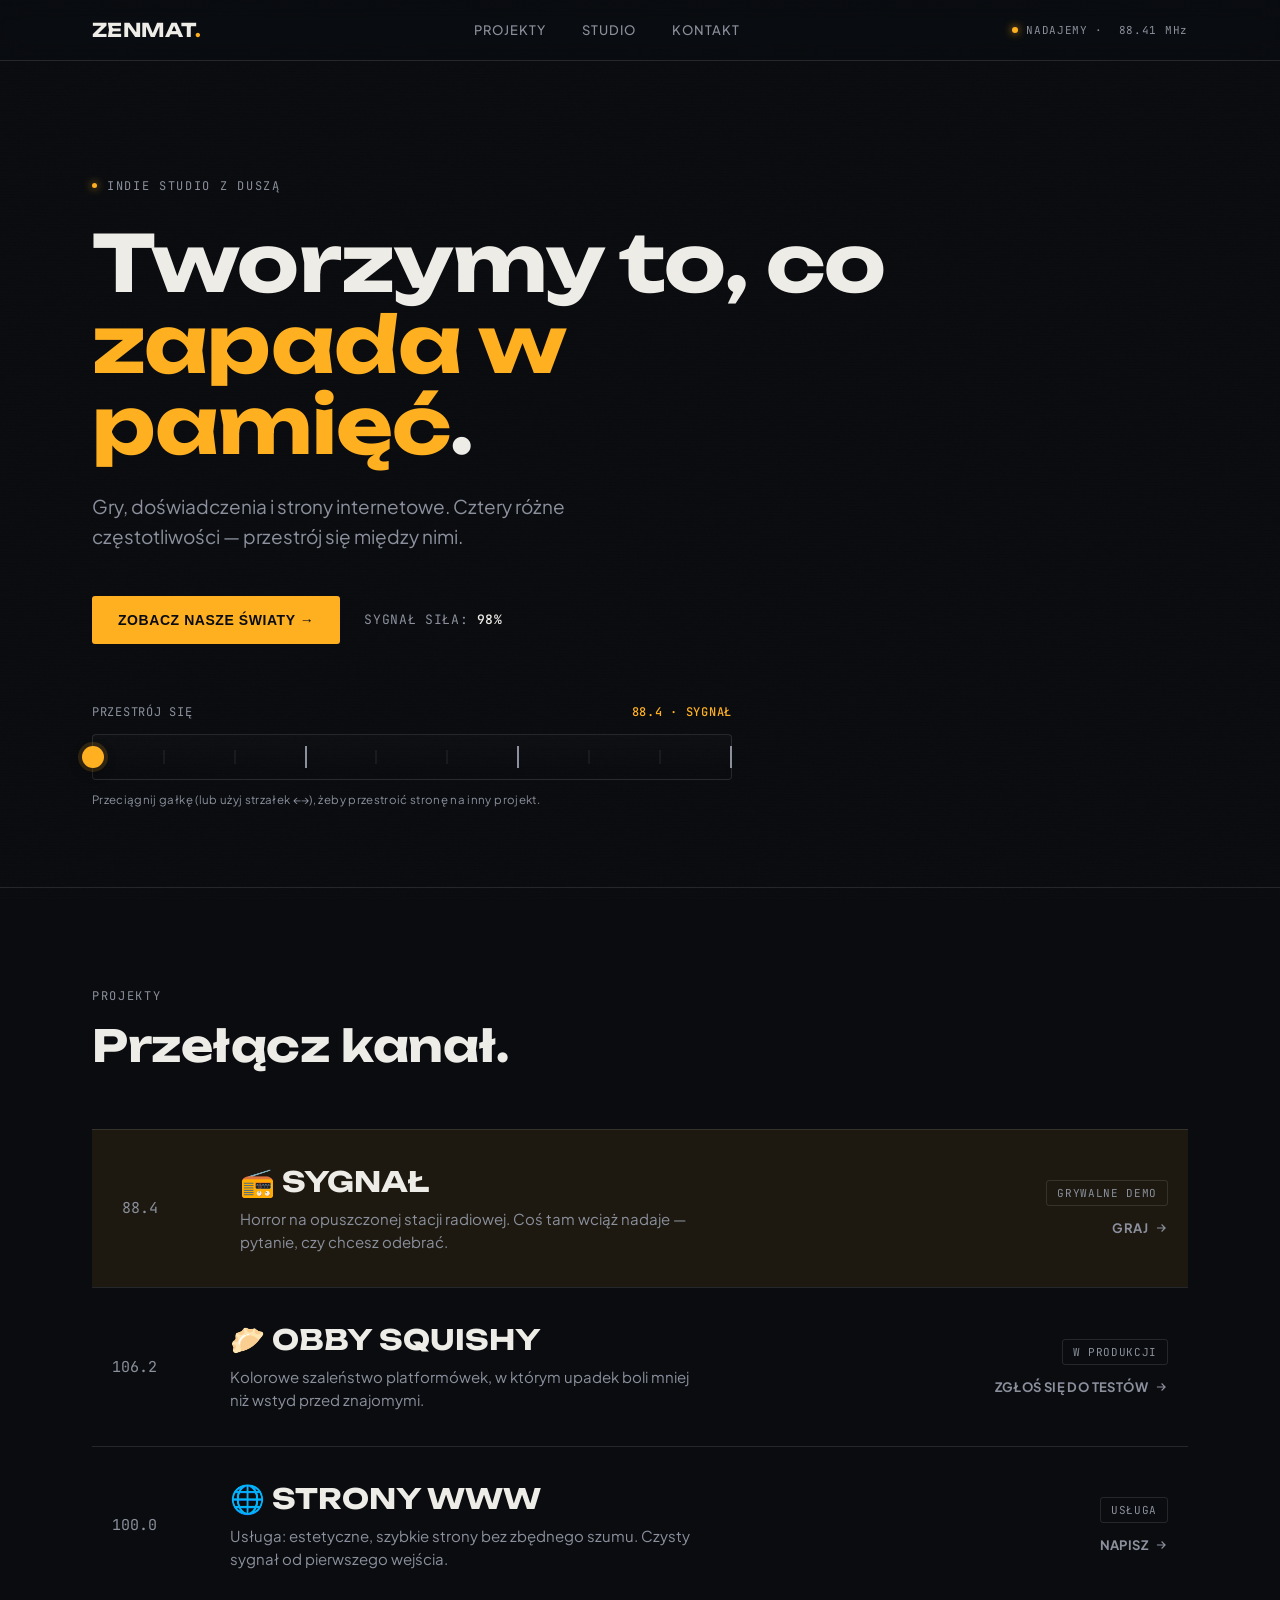
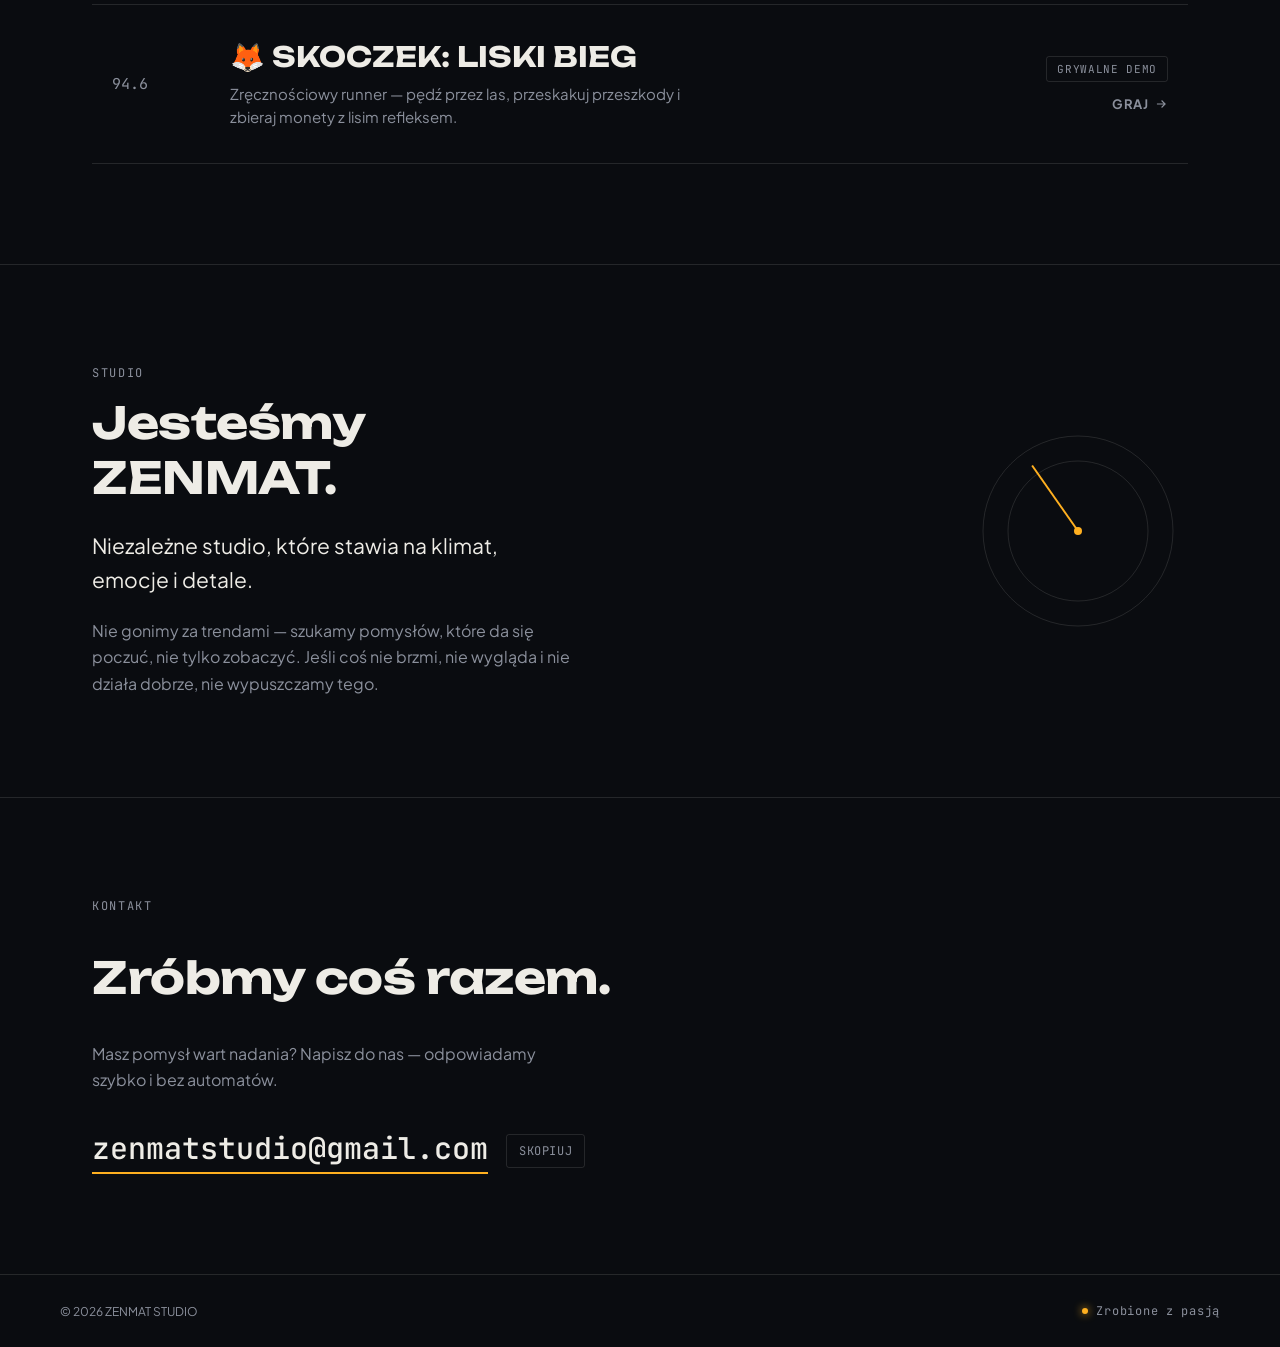
<file: index.html>
<!DOCTYPE html>
<html lang="pl">
<head>
<meta charset="UTF-8">
<meta name="viewport" content="width=device-width, initial-scale=1.0">
<title>ZENMAT STUDIO</title>
<link rel="preconnect" href="https://fonts.googleapis.com">
<link rel="preconnect" href="https://fonts.gstatic.com" crossorigin>
<link href="https://fonts.googleapis.com/css2?family=Unbounded:wght@500;700;900&family=Plus+Jakarta+Sans:ital,wght@0,400;0,500;0,600;0,700;1,500&family=JetBrains+Mono:wght@400;500&display=swap" rel="stylesheet">
<style>
  :root{
    --bg: #0a0c10;
    --ink: #eeece6;
    --ink-dim: #8b909c;
    --line: rgba(238,236,230,0.12);
    --accent: #ffb020;
    --accent-dim: #6b4a1a;
    --accent-rgb: 255,176,32;
  }

  *{ margin:0; padding:0; box-sizing:border-box; }
  html{ scroll-behavior:smooth; }

  body{
    background: var(--bg);
    color: var(--ink);
    font-family: 'Plus Jakarta Sans', sans-serif;
    overflow-x: hidden;
    -webkit-font-smoothing: antialiased;
    cursor: default;
  }

  ::selection{ background: var(--accent); color: #0a0c10; }
  a{ color: inherit; text-decoration: none; }
  :focus-visible{ outline: 2px solid var(--accent); outline-offset: 3px; }
  .mono{ font-family: 'JetBrains Mono', monospace; }
  .wrap{ max-width: 1160px; margin: 0 auto; padding: 0 32px; }

  .noise-layer{
    position: fixed; inset: 0; z-index: 1; pointer-events: none;
    opacity: 0.05; mix-blend-mode: overlay;
  }
  .scanlines{
    position: fixed; inset: 0; z-index: 2; pointer-events: none;
    background: repeating-linear-gradient(to bottom, rgba(0,0,0,0.0) 0px, rgba(0,0,0,0.0) 2px, rgba(0,0,0,0.18) 3px);
    opacity: 0.35;
  }

  /* ===== NAV ===== */
  header{
    position: sticky; top: 0; z-index: 50;
    background: rgba(10,12,16,0.75);
    backdrop-filter: blur(10px);
    border-bottom: 1px solid var(--line);
  }
  .nav{ display:flex; align-items:center; justify-content:space-between; padding: 18px 32px; max-width: 1160px; margin: 0 auto; }
  .brand{ font-family: 'Unbounded', sans-serif; font-weight: 700; font-size: 19px; letter-spacing: 0.02em; }
  .brand .dot{ color: var(--accent); transition: color 0.4s ease; }
  .nav-links{ display:flex; gap: 36px; font-size: 13px; letter-spacing: 0.08em; font-weight: 500; }
  .nav-links a{ color: var(--ink-dim); transition: color 0.2s ease; }
  .nav-links a:hover{ color: var(--ink); }
  .nav-freq{ display:flex; align-items:center; gap:8px; font-size: 11px; color: var(--ink-dim); letter-spacing: 0.06em; }
  .live-dot{
    width:6px; height:6px; border-radius:50%;
    background: var(--accent); box-shadow: 0 0 8px var(--accent);
    animation: pulse 2s ease-in-out infinite; transition: background 0.4s ease, box-shadow 0.4s ease;
  }
  @keyframes pulse{ 0%,100%{ opacity:1; } 50%{ opacity:0.35; } }
  @media (max-width: 720px){ .nav-links{ display:none; } }

  /* ===== HERO ===== */
  .hero{ position: relative; padding: 110px 32px 80px; max-width: 1160px; margin: 0 auto; z-index: 3; }
  .eyebrow{ display:inline-flex; align-items:center; gap:10px; font-size: 12px; letter-spacing: 0.14em; color: var(--ink-dim); margin-bottom: 28px; text-transform: uppercase; }
  .eyebrow .live-dot{ width:5px; height:5px; }

  h1{
    font-family: 'Unbounded', sans-serif; font-weight: 700;
    font-size: clamp(38px, 7vw, 78px); line-height: 1.04; letter-spacing: -0.01em; max-width: 820px;
  }
  h1 .glow{ color: var(--accent); transition: color 0.4s ease; }

  .hero-sub{ margin-top: 26px; font-size: clamp(16px, 2vw, 19px); color: var(--ink-dim); max-width: 480px; line-height: 1.6; }

  .cta-row{ margin-top: 44px; display:flex; align-items:center; gap: 24px; flex-wrap: wrap; }

  /* magnetic interactive button */
  .btn{
    position: relative; display:inline-flex; align-items:center; gap:10px;
    background: var(--accent); color: #0a0c10; font-weight: 700; font-size: 14px;
    letter-spacing: 0.04em; padding: 16px 26px; border-radius: 3px; border: none;
    cursor: pointer; overflow: hidden;
    transition: background 0.4s ease, transform 0.15s ease;
    will-change: transform;
  }
  .btn:hover{ box-shadow: 0 10px 30px rgba(var(--accent-rgb),0.3); }
  .btn .ripple{
    position: absolute; border-radius: 50%;
    background: rgba(10,12,16,0.35);
    transform: scale(0); animation: ripple-anim 0.6s ease-out forwards;
    pointer-events: none;
  }
  @keyframes ripple-anim{ to{ transform: scale(3); opacity: 0; } }

  .freq-readout{ font-size: 13px; color: var(--ink-dim); letter-spacing: 0.05em; }
  .freq-readout .num{ color: var(--ink); font-weight: 500; transition: color 0.4s ease; }

  /* ===== TUNER (signature interactive element) ===== */
  .tuner{ margin-top: 60px; max-width: 640px; }
  .tuner-label{
    display:flex; justify-content: space-between; font-size: 12px;
    color: var(--ink-dim); letter-spacing: 0.06em; margin-bottom: 14px;
  }
  .tuner-label .now{ color: var(--accent); font-weight: 500; transition: color 0.4s ease; }
  .tuner-track{
    position: relative; height: 46px; border: 1px solid var(--line); border-radius: 4px;
    background: linear-gradient(to bottom, rgba(255,255,255,0.02), transparent);
  }
  .tuner-ticks{ position:absolute; inset:0; pointer-events: none; }
  .tuner-tick{ position:absolute; top:50%; transform:translate(-50%,-50%); width:1px; height: 14px; background: var(--line); }
  .tuner-tick.station{ height: 22px; background: var(--ink-dim); width: 2px; }
  .tuner-knob{
    position: absolute; top: 50%; width: 22px; height: 22px; border-radius: 50%;
    background: var(--accent); transform: translate(-50%,-50%);
    cursor: grab; box-shadow: 0 0 0 4px rgba(var(--accent-rgb),0.15), 0 4px 12px rgba(0,0,0,0.4);
    transition: background 0.4s ease, box-shadow 0.2s ease;
    touch-action: none;
  }
  .tuner-knob:active{ cursor: grabbing; box-shadow: 0 0 0 7px rgba(var(--accent-rgb),0.22), 0 4px 12px rgba(0,0,0,0.4); }
  .tuner-hint{ margin-top: 12px; font-size: 11.5px; color: var(--ink-dim); letter-spacing: 0.03em; }

  /* ===== SECTION SHARED ===== */
  section{ position: relative; z-index: 3; padding: 100px 0; border-top: 1px solid var(--line); }
  .section-head{ display:flex; justify-content: space-between; align-items: flex-end; gap: 24px; margin-bottom: 56px; flex-wrap: wrap; }
  h2{ font-family: 'Unbounded', sans-serif; font-weight: 700; font-size: clamp(28px, 4vw, 44px); letter-spacing: -0.01em; }
  .section-eyebrow{ font-size: 12px; letter-spacing: 0.14em; color: var(--ink-dim); text-transform: uppercase; margin-bottom: 14px; }

  /* ===== CHANNELS (Projekty) — whole row is now a real link ===== */
  .channel{
    display: grid; grid-template-columns: 90px 1fr auto; gap: 28px; align-items: center;
    padding: 34px 20px; border-top: 1px solid var(--line);
    cursor: pointer; transition: background 0.35s ease, padding-left 0.25s ease;
    position: relative;
  }
  .channel:last-child{ border-bottom: 1px solid var(--line); }
  .channel.is-tuned{ background: rgba(var(--tone-rgb,255,176,32),0.08); padding-left: 30px; }

  .channel-freq{ font-family: 'JetBrains Mono', monospace; font-size: 15px; color: var(--ink-dim); transition: color 0.3s ease; }
  .channel-main h3{ font-family: 'Unbounded', sans-serif; font-size: clamp(20px, 3vw, 28px); font-weight: 700; display:flex; align-items:center; gap: 12px; margin-bottom: 8px; }
  .channel-main p{ color: var(--ink-dim); font-size: 15px; max-width: 480px; line-height: 1.55; }

  .channel-side{ display:flex; flex-direction: column; align-items: flex-end; gap: 14px; text-align: right; }
  .badge{
    font-family: 'JetBrains Mono', monospace; font-size: 11px; letter-spacing: 0.06em;
    padding: 5px 10px; border: 1px solid var(--line); border-radius: 3px; color: var(--ink-dim); white-space: nowrap;
  }
  .channel-link{
    font-size: 13px; font-weight: 700; letter-spacing: 0.03em; color: var(--ink-dim);
    transition: color 0.3s ease, gap 0.2s ease; display:flex; align-items:center; gap: 6px;
  }
  .channel-link svg{ width:14px; height:14px; transition: transform 0.2s ease; }

  .channel[data-tone="amber"]{ --tone-rgb: 255,176,32; --tone: #ffb020; }
  .channel[data-tone="squishy"]{ --tone-rgb: 255,95,162; --tone: #ff5fa2; }
  .channel[data-tone="web"]{ --tone-rgb: 79,216,216; --tone: #4fd8d8; }
  .channel[data-tone="fox"]{ --tone-rgb: 255,138,91; --tone: #ff8a5b; }

  .channel:hover, .channel:focus-visible{ background: rgba(var(--tone-rgb),0.12); }
  .channel:hover .channel-freq, .channel:hover .channel-link, .channel:hover .badge{ color: var(--tone); }
  .channel:hover .badge{ border-color: var(--tone); }
  .channel:hover .channel-link svg{ transform: translateX(3px); }

  @media (max-width: 640px){
    .channel{ grid-template-columns: 1fr; gap: 14px; }
    .channel-side{ align-items: flex-start; text-align: left; flex-direction: row; }
  }

  /* ===== STUDIO ===== */
  .studio-grid{ display:grid; grid-template-columns: 1fr 1fr; gap: 60px; }
  .studio-text p{ font-size: clamp(17px, 2.2vw, 21px); line-height: 1.65; color: var(--ink); max-width: 480px; }
  .studio-text p + p{ margin-top: 20px; color: var(--ink-dim); font-size: 16px; }

  .dial{ justify-self: end; align-self: center; width: 220px; height: 220px; position: relative; cursor: pointer; }
  .dial svg{ width:100%; height:100%; }
  .dial-ring{ fill: none; stroke: var(--line); stroke-width: 1; }
  .dial-needle{ stroke: var(--accent); stroke-width: 2; transform-origin: 110px 110px; transition: transform 0.15s ease-out, stroke 0.4s ease; }
  @media (max-width: 780px){ .studio-grid{ grid-template-columns: 1fr; } .dial{ justify-self: start; margin-top: 20px; } }

  /* ===== CONTACT ===== */
  .contact-inner{ display:flex; flex-direction: column; align-items: flex-start; gap: 36px; }
  .contact-inner .section-eyebrow{ margin-bottom: 0; }
  .contact-inner h2{ max-width: 620px; }
  .contact-sub{ color: var(--ink-dim); font-size: 16px; max-width: 460px; line-height: 1.6; }
  .email-row{ display:flex; align-items:center; gap: 18px; flex-wrap: wrap; }
  .email-link{
    font-family: 'JetBrains Mono', monospace; font-size: clamp(18px, 3.4vw, 30px); font-weight: 500;
    border-bottom: 2px solid var(--accent); padding-bottom: 4px; transition: color 0.2s ease, border-color 0.4s ease;
  }
  .email-link:hover{ color: var(--accent); }
  .copy-btn{
    font-family: 'JetBrains Mono', monospace; font-size: 12px; letter-spacing: 0.05em; color: var(--ink-dim);
    border: 1px solid var(--line); border-radius: 3px; padding: 8px 12px; background: transparent;
    cursor: pointer; transition: all 0.2s ease;
  }
  .copy-btn:hover{ color: var(--accent); border-color: var(--accent); }

  footer{ border-top: 1px solid var(--line); padding: 28px 32px; }
  .footer-inner{ max-width: 1160px; margin: 0 auto; display:flex; justify-content: space-between; align-items:center; font-size: 12px; color: var(--ink-dim); flex-wrap: wrap; gap: 12px; }
  .footer-live{ display:flex; align-items:center; gap:8px; letter-spacing: 0.06em; }

  @media (prefers-reduced-motion: reduce){ *{ animation: none !important; transition: none !important; } }
</style>
</head>
<body>

<canvas class="noise-layer" id="noise"></canvas>
<div class="scanlines"></div>

<header>
  <div class="nav">
    <div class="brand">ZENMAT<span class="dot" id="brand-dot">.</span></div>
    <nav class="nav-links">
      <a href="#projekty">PROJEKTY</a>
      <a href="#studio">STUDIO</a>
      <a href="#kontakt">KONTAKT</a>
    </nav>
    <div class="nav-freq mono">
      <span class="live-dot" id="nav-dot"></span> NADAJEMY&nbsp;·&nbsp;<span id="nav-freq-num">88.40</span> MHz
    </div>
  </div>
</header>

<main>
  <section class="hero" style="border-top:none; padding-top:110px;">
    <div class="eyebrow mono"><span class="live-dot"></span> INDIE STUDIO Z DUSZĄ</div>
    <h1>Tworzymy to, co <span class="glow" id="glow-word">zapada w pamięć</span>.</h1>
    <p class="hero-sub">Gry, doświadczenia i strony internetowe. Cztery różne częstotliwości — przestrój się między nimi.</p>
    <div class="cta-row">
      <button class="btn" id="cta-btn" data-target="#projekty">ZOBACZ NASZE ŚWIATY →</button>
      <span class="freq-readout mono">SYGNAŁ SIŁA: <span class="num">98%</span></span>
    </div>

    <div class="tuner">
      <div class="tuner-label mono">
        <span>PRZESTRÓJ SIĘ</span>
        <span class="now" id="tuner-now">88.4 · SYGNAŁ</span>
      </div>
      <div class="tuner-track" id="tuner-track">
        <div class="tuner-ticks">
          <div class="tuner-tick station" style="left:0%"></div>
          <div class="tuner-tick" style="left:11.1%"></div>
          <div class="tuner-tick" style="left:22.2%"></div>
          <div class="tuner-tick station" style="left:33.33%"></div>
          <div class="tuner-tick" style="left:44.4%"></div>
          <div class="tuner-tick" style="left:55.5%"></div>
          <div class="tuner-tick station" style="left:66.66%"></div>
          <div class="tuner-tick" style="left:77.7%"></div>
          <div class="tuner-tick" style="left:88.8%"></div>
          <div class="tuner-tick station" style="left:100%"></div>
        </div>
        <div class="tuner-knob" id="tuner-knob" role="slider" aria-label="Przestrajanie kanałów" aria-valuemin="0" aria-valuemax="3" aria-valuenow="0" tabindex="0"></div>
      </div>
      <div class="tuner-hint">Przeciągnij gałkę (lub użyj strzałek ←→), żeby przestroić stronę na inny projekt.</div>
    </div>
  </section>

  <section id="projekty">
    <div class="wrap">
      <div class="section-head">
        <div>
          <div class="section-eyebrow mono">PROJEKTY</div>
          <h2>Przełącz kanał.</h2>
        </div>
      </div>

      <a class="channel" data-tone="amber" data-station="0" data-subject="" href="https://baczynskim.github.io/zenmat-studio/sygnal" target="_blank" rel="noopener">
        <div class="channel-freq">88.4</div>
        <div class="channel-main">
          <h3>📻 SYGNAŁ</h3>
          <p>Horror na opuszczonej stacji radiowej. Coś tam wciąż nadaje — pytanie, czy chcesz odebrać.</p>
        </div>
        <div class="channel-side">
          <span class="badge mono">GRYWALNE DEMO</span>
          <span class="channel-link">GRAJ <svg viewBox="0 0 24 24" fill="none" stroke="currentColor" stroke-width="2"><path d="M5 12h14M13 6l6 6-6 6"/></svg></span>
        </div>
      </a>

      <a class="channel" data-tone="squishy" data-station="1" data-subject="Zapisz mnie do test\u00f3w OBBY SQUISHY" href="mailto:zenmatstudio@gmail.com?subject=Zapisz%20mnie%20do%20test%C3%B3w%20OBBY%20SQUISHY" target="_blank" rel="noopener">
        <div class="channel-freq">106.2</div>
        <div class="channel-main">
          <h3>🥟 OBBY SQUISHY</h3>
          <p>Kolorowe szaleństwo platformówek, w którym upadek boli mniej niż wstyd przed znajomymi.</p>
        </div>
        <div class="channel-side">
          <span class="badge mono">W PRODUKCJI</span>
          <span class="channel-link">ZGŁOŚ SIĘ DO TESTÓW <svg viewBox="0 0 24 24" fill="none" stroke="currentColor" stroke-width="2"><path d="M5 12h14M13 6l6 6-6 6"/></svg></span>
        </div>
      </a>

      <a class="channel" data-tone="web" data-station="2" data-subject="Wycena strony WWW" href="mailto:zenmatstudio@gmail.com?subject=Wycena%20strony%20WWW" target="_blank" rel="noopener">
        <div class="channel-freq">100.0</div>
        <div class="channel-main">
          <h3>🌐 STRONY WWW</h3>
          <p>Usługa: estetyczne, szybkie strony bez zbędnego szumu. Czysty sygnał od pierwszego wejścia.</p>
        </div>
        <div class="channel-side">
          <span class="badge mono">USŁUGA</span>
          <span class="channel-link">NAPISZ <svg viewBox="0 0 24 24" fill="none" stroke="currentColor" stroke-width="2"><path d="M5 12h14M13 6l6 6-6 6"/></svg></span>
        </div>
      </a>

      <a class="channel" data-tone="fox" data-station="3" data-subject="" href="skoczek.html" target="_blank" rel="noopener">
        <div class="channel-freq">94.6</div>
        <div class="channel-main">
          <h3>🦊 SKOCZEK: LISKI BIEG</h3>
          <p>Zręcznościowy runner — pędź przez las, przeskakuj przeszkody i zbieraj monety z lisim refleksem.</p>
        </div>
        <div class="channel-side">
          <span class="badge mono">GRYWALNE DEMO</span>
          <span class="channel-link">GRAJ <svg viewBox="0 0 24 24" fill="none" stroke="currentColor" stroke-width="2"><path d="M5 12h14M13 6l6 6-6 6"/></svg></span>
        </div>
      </a>
    </div>
  </section>

  <section id="studio">
    <div class="wrap studio-grid">
      <div class="studio-text">
        <div class="section-eyebrow mono">STUDIO</div>
        <h2 style="margin-bottom:24px;">Jesteśmy ZENMAT.</h2>
        <p>Niezależne studio, które stawia na klimat, emocje i detale.</p>
        <p>Nie gonimy za trendami — szukamy pomysłów, które da się poczuć, nie tylko zobaczyć. Jeśli coś nie brzmi, nie wygląda i nie działa dobrze, nie wypuszczamy tego.</p>
      </div>
      <div class="dial" id="hero-dial" aria-hidden="true">
        <svg viewBox="0 0 220 220">
          <circle class="dial-ring" cx="110" cy="110" r="95"></circle>
          <circle class="dial-ring" cx="110" cy="110" r="70"></circle>
          <line class="dial-needle" id="dial-needle" x1="110" y1="110" x2="110" y2="30"></line>
          <circle cx="110" cy="110" r="4" fill="#ffb020" id="dial-center"></circle>
        </svg>
      </div>
    </div>
  </section>

  <section id="kontakt">
    <div class="wrap contact-inner">
      <div class="section-eyebrow mono">KONTAKT</div>
      <h2>Zróbmy coś razem.</h2>
      <p class="contact-sub">Masz pomysł wart nadania? Napisz do nas — odpowiadamy szybko i bez automatów.</p>
      <div class="email-row">
        <a class="email-link" href="mailto:zenmatstudio@gmail.com">zenmatstudio@gmail.com</a>
        <button class="copy-btn" id="copy-btn">SKOPIUJ</button>
      </div>
    </div>
  </section>
</main>

<div id="toast" class="mono" style="position:fixed; bottom:24px; left:50%; transform:translateX(-50%) translateY(20px); background:#eeece6; color:#0a0c10; padding:12px 20px; border-radius:4px; font-size:13px; font-weight:500; opacity:0; pointer-events:none; transition:opacity 0.25s ease, transform 0.25s ease; z-index:100; white-space:nowrap;"></div>

<footer>
  <div class="footer-inner">
    <span>© 2026 ZENMAT STUDIO</span>
    <span class="footer-live mono"><span class="live-dot"></span>Zrobione z pasją</span>
  </div>
</footer>

<script>
  const reduceMotion = window.matchMedia('(prefers-reduced-motion: reduce)').matches;

  /* ---------- ambient noise ---------- */
  const canvas = document.getElementById('noise');
  const ctx = canvas.getContext('2d');
  function resize(){ canvas.width = window.innerWidth; canvas.height = window.innerHeight; }
  resize();
  window.addEventListener('resize', resize);
  function drawNoise(){
    const w = canvas.width, h = canvas.height;
    const imgData = ctx.createImageData(w, h);
    const buffer = new Uint32Array(imgData.data.buffer);
    for(let i=0;i<buffer.length;i++){
      const v = (Math.random()*255)|0;
      buffer[i] = (255<<24) | (v<<16) | (v<<8) | v;
    }
    ctx.putImageData(imgData, 0, 0);
  }
  let lastNoise = 0;
  function noiseLoop(t){
    if(!reduceMotion && t - lastNoise > 90){ drawNoise(); lastNoise = t; }
    requestAnimationFrame(noiseLoop);
  }
  if(!reduceMotion){ requestAnimationFrame(noiseLoop); }

  /* ---------- frequency ticker in nav ---------- */
  const freqEl = document.getElementById('nav-freq-num');
  const STATIONS = [
    { freq: '88.4',  name: 'SYGNAŁ',       hex: '#ffb020', rgb: '255,176,32' },
    { freq: '106.2', name: 'OBBY SQUISHY', hex: '#ff5fa2', rgb: '255,95,162' },
    { freq: '100.0', name: 'STRONY WWW',   hex: '#4fd8d8', rgb: '79,216,216' },
    { freq: '94.6',  name: 'SKOCZEK',      hex: '#ff8a5b', rgb: '255,138,91' }
  ];
  setInterval(()=>{
    if(reduceMotion) return;
    const base = parseFloat(freqEl.textContent);
    const jitter = (Math.random()*0.06 - 0.03);
    freqEl.textContent = (parseFloat(freqEl.dataset.base || base) + jitter).toFixed(2);
  }, 1400);

  /* ---------- global accent tuning ---------- */
  const root = document.documentElement;
  function setAccent(hex, rgb){
    root.style.setProperty('--accent', hex);
    root.style.setProperty('--accent-rgb', rgb);
  }

  /* ---------- magnetic + ripple buttons ---------- */
  document.querySelectorAll('.btn').forEach(btn => {
    btn.addEventListener('mousemove', (e) => {
      if(reduceMotion) return;
      const r = btn.getBoundingClientRect();
      const x = e.clientX - r.left - r.width/2;
      const y = e.clientY - r.top - r.height/2;
      btn.style.transform = `translate(${x*0.18}px, ${y*0.3}px)`;
    });
    btn.addEventListener('mouseleave', () => { btn.style.transform = 'translate(0,0)'; });
    btn.addEventListener('click', (e) => {
      const r = btn.getBoundingClientRect();
      const ripple = document.createElement('span');
      ripple.className = 'ripple';
      const size = Math.max(r.width, r.height);
      ripple.style.width = ripple.style.height = size + 'px';
      ripple.style.left = (e.clientX - r.left - size/2) + 'px';
      ripple.style.top = (e.clientY - r.top - size/2) + 'px';
      btn.appendChild(ripple);
      setTimeout(()=> ripple.remove(), 650);
      const target = btn.dataset.target;
      if(target){ document.querySelector(target)?.scrollIntoView({ behavior: reduceMotion ? 'auto' : 'smooth' }); }
    });
  });

  /* ---------- tuner drag logic ---------- */
  const track = document.getElementById('tuner-track');
  const knob = document.getElementById('tuner-knob');
  const tunerNow = document.getElementById('tuner-now');
  const glowWord = document.getElementById('glow-word');
  const brandDot = document.getElementById('brand-dot');
  const navDot = document.getElementById('nav-dot');
  const dialNeedle = document.getElementById('dial-needle');
  const dialCenter = document.getElementById('dial-center');

  let currentStation = 0;
  let dragging = false;

  function stationToPercent(i){ return i / 3; } // 0, 0.33, 0.66, 1

  function applyStation(i, animateKnob){
    currentStation = i;
    const st = STATIONS[i];
    setAccent(st.hex, st.rgb);
    tunerNow.textContent = st.freq + ' · ' + st.name;
    freqEl.textContent = st.freq + '0';
    freqEl.dataset.base = st.freq;
    knob.setAttribute('aria-valuenow', i);
    const pct = stationToPercent(i) * 100;
    if(animateKnob !== false){ knob.style.transition = 'left 0.35s cubic-bezier(.2,.8,.2,1)'; }
    knob.style.left = pct + '%';
    setTimeout(()=>{ knob.style.transition = ''; }, 400);

    document.querySelectorAll('.channel').forEach(c => {
      c.classList.toggle('is-tuned', c.dataset.station == i);
    });

    const angle = -35 + (i/3) * 70;
    dialNeedle.style.transform = `rotate(${angle}deg)`;
    dialNeedle.style.stroke = st.hex;
    dialCenter.setAttribute('fill', st.hex);
  }

  function percentFromEvent(clientX){
    const r = track.getBoundingClientRect();
    let pct = (clientX - r.left) / r.width;
    return Math.min(1, Math.max(0, pct));
  }

  function nearestStation(pct){
    const idx = Math.round(pct * 3);
    return Math.min(3, Math.max(0, idx));
  }

  function startDrag(clientX){
    dragging = true;
    knob.style.transition = '';
  }
  function moveDrag(clientX){
    if(!dragging) return;
    const pct = percentFromEvent(clientX);
    knob.style.left = (pct*100) + '%';
    const idx = nearestStation(pct);
    if(idx !== currentStation){ applyStation(idx, false); }
  }
  function endDrag(){
    if(!dragging) return;
    dragging = false;
    applyStation(currentStation, true);
  }

  knob.addEventListener('mousedown', (e) => { startDrag(e.clientX); e.preventDefault(); });
  window.addEventListener('mousemove', (e) => moveDrag(e.clientX));
  window.addEventListener('mouseup', endDrag);

  knob.addEventListener('touchstart', (e) => startDrag(e.touches[0].clientX), { passive: true });
  window.addEventListener('touchmove', (e) => { if(dragging) moveDrag(e.touches[0].clientX); }, { passive: true });
  window.addEventListener('touchend', endDrag);

  track.addEventListener('click', (e) => {
    if(e.target === knob) return;
    const pct = percentFromEvent(e.clientX);
    applyStation(nearestStation(pct), true);
  });

  knob.addEventListener('keydown', (e) => {
    if(e.key === 'ArrowRight'){ applyStation(Math.min(3, currentStation+1), true); e.preventDefault(); }
    if(e.key === 'ArrowLeft'){ applyStation(Math.max(0, currentStation-1), true); e.preventDefault(); }
  });

  /* clicking a channel's inner CTA also tunes the dial for visual feedback before navigating */
  const toast = document.getElementById('toast');
  function showToast(msg){
    toast.textContent = msg;
    toast.style.opacity = '1';
    toast.style.transform = 'translateX(-50%) translateY(0)';
    clearTimeout(showToast._t);
    showToast._t = setTimeout(()=>{
      toast.style.opacity = '0';
      toast.style.transform = 'translateX(-50%) translateY(20px)';
    }, 3200);
  }

  document.querySelectorAll('.channel').forEach(ch => {
    ch.addEventListener('mouseenter', () => {
      const st = parseInt(ch.dataset.station, 10);
      applyStation(st, true);
    });
    ch.addEventListener('click', async (e) => {
      const isMailLink = ch.getAttribute('href').startsWith('mailto:');
      if(!isMailLink) return; // real link (e.g. playable demo) — let the browser navigate normally
      const subject = ch.dataset.subject || '';
      try{
        await navigator.clipboard.writeText('zenmatstudio@gmail.com');
        showToast('Otwieramy klienta poczty… mail skopiowany: zenmatstudio@gmail.com' + (subject ? ' (temat: ' + subject + ')' : ''));
      }catch(err){
        showToast('Napisz do nas: zenmatstudio@gmail.com');
      }
      // let the default mailto navigation in the new tab proceed as well
    });
  });

  applyStation(0, false);

  /* ---------- copy email ---------- */
  const copyBtn = document.getElementById('copy-btn');
  copyBtn.addEventListener('click', async () => {
    try{
      await navigator.clipboard.writeText('zenmatstudio@gmail.com');
      copyBtn.textContent = 'SKOPIOWANO ✓';
      setTimeout(()=>{ copyBtn.textContent = 'SKOPIUJ'; }, 1800);
    }catch(e){
      copyBtn.textContent = 'ZAZNACZ RĘCZNIE';
      setTimeout(()=>{ copyBtn.textContent = 'SKOPIUJ'; }, 1800);
    }
  });
</script>

</body>
</html>
</file>
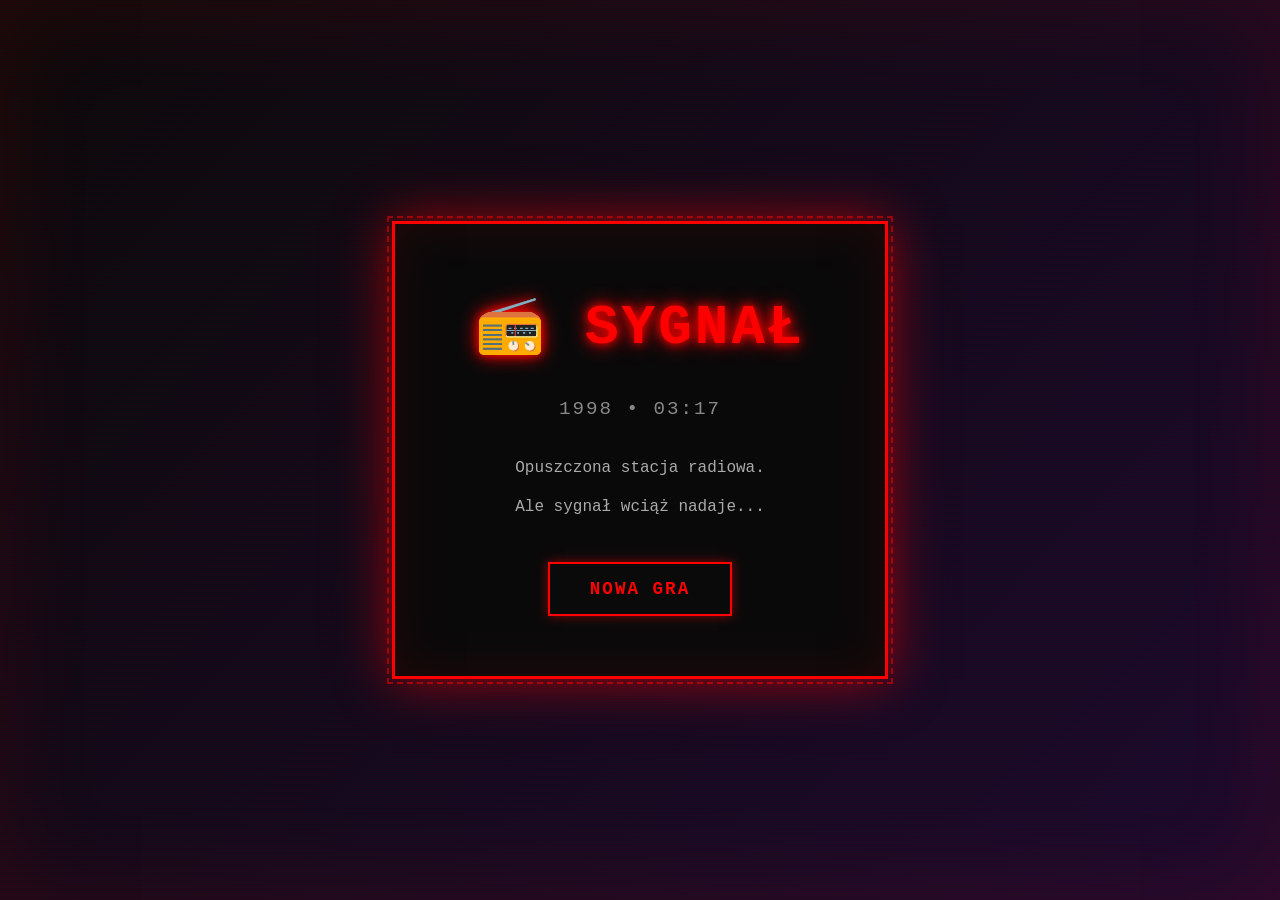
<file: sygnal/index.html>
<!DOCTYPE html>
<html lang="pl">
<head>
    <meta charset="UTF-8">
    <meta name="viewport" content="width=device-width, initial-scale=1.0">
    <title>SYGNAŁ - Gra</title>
    <link rel="stylesheet" href="style.css">
</head>
<body>

<div id="game">

    <!-- MENU GŁÓWNE -->
    <div id="menu" class="screen active">
        <div class="menu-box">
            <h1>📻 SYGNAŁ</h1>
            <p class="subtitle">1998 • 03:17</p>
            <p class="story">Opuszczona stacja radiowa.</p>
            <p class="story">Ale sygnał wciąż nadaje...</p>
            <button id="newGameBtn" class="btn">NOWA GRA</button>
            <div id="continueBtnContainer"></div>
        </div>
    </div>

    <!-- EKRAN GRY -->
    <div id="gameScreen" class="screen">
        <div class="game-content wide">
            <div class="top-bar">
                <h2>STACJA RADIOWA</h2>
                <button id="journalBtn" class="btn small ghost">📓 DZIENNIK</button>
                <button id="muteBtn" class="btn small ghost">🔊</button>
                <button id="backBtn" class="btn small ghost">← WYJDŹ</button>
            </div>

            <div id="inventoryBar" class="inventory-bar"></div>
            <div id="objective" class="objective"></div>

            <div class="canvas-wrap">
                <canvas id="gameCanvas" width="1800" height="1100"></canvas>
                <p id="message" class="message overlay-message"></p>
            </div>

            <div class="hud-hint">
                WASD / Strzałki - Ruch &nbsp;|&nbsp;
                R - Radio &nbsp;|&nbsp; E - Odpowiedz &nbsp;|&nbsp;
                Q - Zniszcz &nbsp;|&nbsp; P - Taśma &nbsp;|&nbsp; F - Panel &nbsp;|&nbsp; H - Schowaj się
            </div>

            <div id="touchControls" class="touch-controls">
                <div class="dpad">
                    <button id="tUp" class="dbtn up">▲</button>
                    <button id="tLeft" class="dbtn left">◀</button>
                    <button id="tRight" class="dbtn right">▶</button>
                    <button id="tDown" class="dbtn down">▼</button>
                </div>
                <div class="actions">
                    <button id="tR" class="abtn">R</button>
                    <button id="tE" class="abtn">E</button>
                    <button id="tQ" class="abtn">Q</button>
                    <button id="tP" class="abtn">P</button>
                    <button id="tF" class="abtn">F</button>
                    <button id="tH" class="abtn">H</button>
                </div>
            </div>
        </div>
    </div>

    <!-- PANEL DŹWIGNI (KOTŁOWNIA) -->
    <div id="leverModal" class="modal">
        <div class="modal-box keypad-box">
            <h2>🔧 PANEL DŹWIGNI</h2>
            <p class="keypad-hint" id="leverHint">Ustaw dźwignie zgodnie z instrukcją.</p>
            <div class="lever-row">
                <button class="lever-btn" data-i="0">⬇ DOL</button>
                <button class="lever-btn" data-i="1">⬇ DOL</button>
                <button class="lever-btn" data-i="2">⬇ DOL</button>
            </div>
            <button id="leverSubmit" class="btn small">ZATWIERDŹ</button>
            <button id="closeLeverBtn" class="btn small ghost">ZAMKNIJ</button>
        </div>
    </div>

    <!-- PANEL GENERATORA (KEYPAD) -->
    <div id="keypadModal" class="modal">
        <div class="modal-box keypad-box">
            <h2>⚡ PANEL GENERATORA</h2>
            <p class="keypad-hint">Wprowadź 3-cyfrowy kod ze znalezionych fragmentów.</p>
            <div id="keypadDisplay" class="keypad-display">_ _ _</div>
            <div class="keypad-grid">
                <button class="kbtn" data-d="1">1</button>
                <button class="kbtn" data-d="2">2</button>
                <button class="kbtn" data-d="3">3</button>
                <button class="kbtn" data-d="4">4</button>
                <button class="kbtn" data-d="5">5</button>
                <button class="kbtn" data-d="6">6</button>
                <button class="kbtn" data-d="7">7</button>
                <button class="kbtn" data-d="8">8</button>
                <button class="kbtn" data-d="9">9</button>
                <button id="kClear" class="kbtn wide">WYCZYŚĆ</button>
                <button class="kbtn" data-d="0">0</button>
                <button id="kSubmit" class="kbtn wide submit">ZATWIERDŹ</button>
            </div>
            <button id="closeKeypadBtn" class="btn small ghost">ZAMKNIJ</button>
        </div>
    </div>

    <!-- GAME OVER: ZŁAPANY -->
    <div id="gameOverScreen" class="screen">
        <div class="ending-box caught-box">
            <h2>ZŁAPANY</h2>
            <p>Coś było szybsze niż myślałeś.</p>
            <p class="red">Ciemność Cię dogoniła.</p>
            <p id="statsGameOver" class="stats-line"></p>
            <button id="retryBtn" class="btn">SPRÓBUJ PONOWNIE</button>
            <button class="btn back-menu">MENU</button>
        </div>
    </div>

    <!-- DZIENNIK (MODAL) -->
    <div id="journalModal" class="modal">
        <div class="modal-box">
            <h2>📓 DZIENNIK</h2>
            <div id="journalEntries" class="journal-entries"></div>
            <button id="closeJournalBtn" class="btn">ZAMKNIJ</button>
        </div>
    </div>

    <!-- ENDING 1: WYŁĄCZENIE -->
    <div id="ending1" class="screen">
        <div class="ending-box">
            <h2>WYŁĄCZENIE</h2>
            <p>Niszczysz nadajnik.</p>
            <p>Sygnał znika.</p>
            <p class="red">Ale w domu radio włącza się samo...</p>
            <p id="statsEnding1" class="stats-line"></p>
            <button class="btn back-menu">MENU</button>
        </div>
    </div>

    <!-- ENDING 2: ODPOWIEDŹ -->
    <div id="ending2" class="screen">
        <div class="ending-box">
            <h2>ODPOWIEDŹ</h2>
            <p>Odpowiadasz na sygnał.</p>
            <p>Cisza.</p>
            <p>"Dziękujemy. Teraz możemy przejść dalej."</p>
            <p class="red">Ekran gaśnie.</p>
            <p id="statsEnding2" class="stats-line"></p>
            <button class="btn back-menu">MENU</button>
        </div>
    </div>

    <!-- ENDING 3: KONTYNUACJA -->
    <div id="ending3" class="screen">
        <div class="ending-box">
            <h2>KONTYNUACJA</h2>
            <p>Zostawiasz nadajnik włączony.</p>
            <p>Kilka dni później...</p>
            <p>Na całym świecie ludzie słyszą ten sam sygnał.</p>
            <p class="red">Coś właśnie się zaczęło.</p>
            <p id="statsEnding3" class="stats-line"></p>
            <button class="btn back-menu">MENU</button>
        </div>
    </div>

    <!-- ENDING 4: PRAWDA (sekretne, prawdziwe zakończenie) -->
    <div id="ending4" class="screen">
        <div class="ending-box true-ending">
            <h2>PRAWDA</h2>
            <p>Składasz wszystko w całość: taśmę, notatki, dziennik.</p>
            <p>To nie był sygnał z zewnątrz.</p>
            <p>To była stacja, próbująca kogoś ostrzec.</p>
            <p class="red">Zbyt późno dla tych, którzy nadawali pierwsi.</p>
            <p class="red">W samą porę dla Ciebie.</p>
            <p id="statsEnding4" class="stats-line"></p>
            <button class="btn back-menu">MENU</button>
        </div>
    </div>

    <!-- ENDING 5: UCIECZKA (po pełnym ukończeniu) -->
    <div id="ending5" class="screen">
        <div class="ending-box true-ending">
            <h2>UCIECZKA</h2>
            <p>Znasz już każdy kąt tej stacji.</p>
            <p>Każdą notatkę, każdy sekret, każdy krok tego, co tu chodzi.</p>
            <p>Otwierasz drzwi ewakuacyjne i wychodzisz w noc.</p>
            <p class="red">Sygnał zostaje za Tobą. Milczący. Czekający na kogoś innego.</p>
            <p id="statsEnding5" class="stats-line"></p>
            <button class="btn back-menu">MENU</button>
        </div>
    </div>

</div>

<script src="game.js"></script>
</body>
</html>
</file>
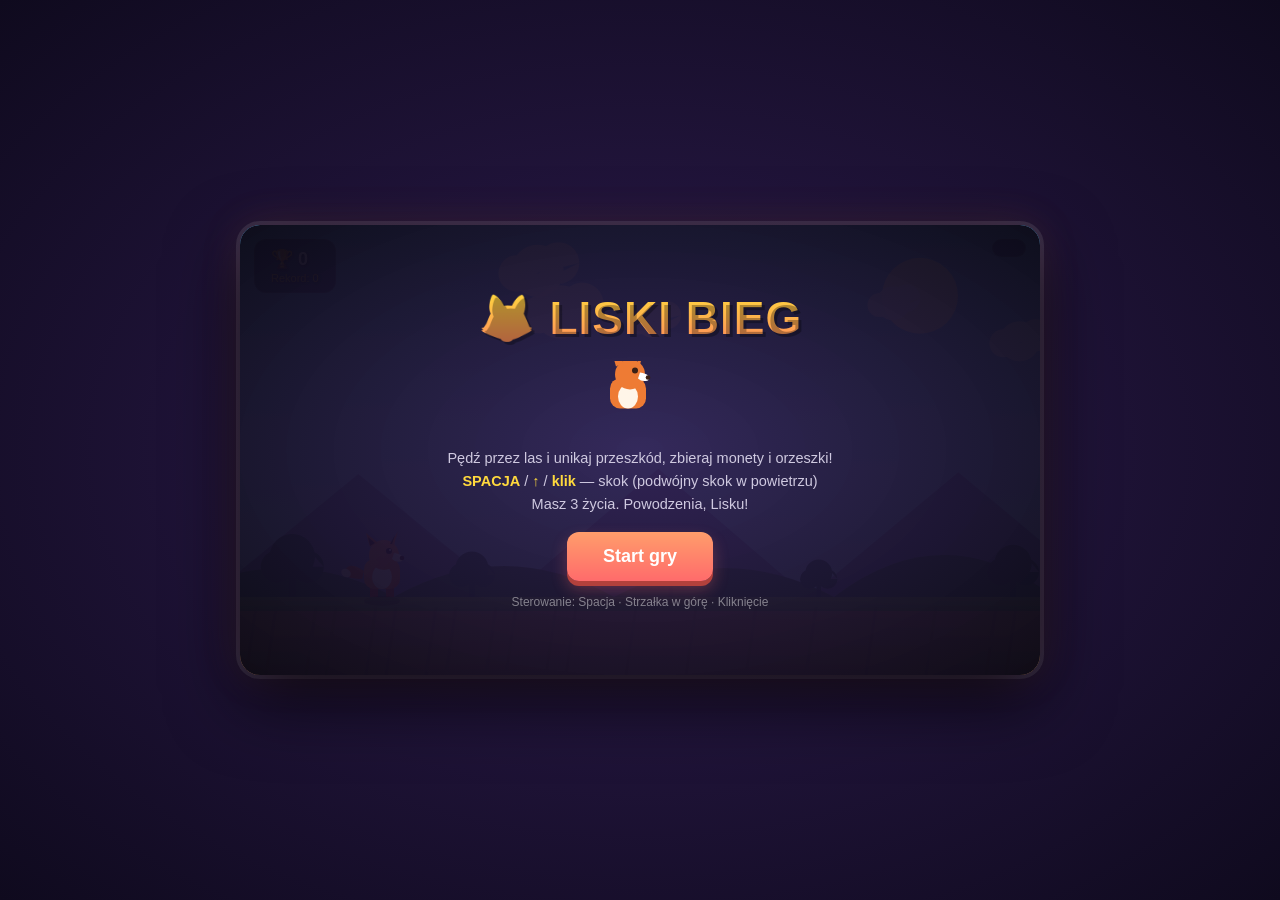
<file: skoczek.html>
<!DOCTYPE html>
<html lang="pl">
<head>
<meta charset="UTF-8">
<title>Liski Bieg - Gra Zręcznościowa</title>
<style>
  * { margin: 0; padding: 0; box-sizing: border-box; }
  body {
    background: radial-gradient(ellipse at center, #2d1b4e 0%, #0f0a1e 100%);
    display: flex;
    flex-direction: column;
    align-items: center;
    justify-content: center;
    min-height: 100vh;
    font-family: 'Trebuchet MS', 'Segoe UI', Arial, sans-serif;
    overflow: hidden;
  }
  #gameContainer {
    position: relative;
    border-radius: 20px;
    overflow: hidden;
    box-shadow: 0 25px 70px rgba(0,0,0,0.7), 0 0 0 4px rgba(255,255,255,0.1), 0 0 40px rgba(255,138,91,0.15);
  }
  canvas { display: block; }
  #ui {
    position: absolute;
    top: 14px;
    left: 14px;
    right: 14px;
    display: flex;
    justify-content: space-between;
    align-items: flex-start;
    pointer-events: none;
  }
  .panel {
    background: rgba(20, 15, 35, 0.55);
    backdrop-filter: blur(4px);
    border: 1px solid rgba(255,255,255,0.15);
    border-radius: 12px;
    padding: 8px 16px;
    color: white;
    font-weight: bold;
    font-size: 18px;
    text-shadow: 1px 1px 3px rgba(0,0,0,0.6);
  }
  #scorePanel { display: flex; flex-direction: column; gap: 2px; }
  #scorePanel small { font-weight: normal; font-size: 11px; color: #ffd93d; opacity: 0.9; }
  #hearts { display: flex; gap: 3px; }
  #comboText {
    position: absolute;
    top: 60px; left: 50%;
    transform: translateX(-50%);
    color: #ffd93d;
    font-size: 22px;
    font-weight: bold;
    text-shadow: 2px 2px 4px rgba(0,0,0,0.7);
    opacity: 0;
    transition: opacity 0.2s;
    pointer-events: none;
  }
  #overlay {
    position: absolute;
    inset: 0;
    background: radial-gradient(ellipse at center, rgba(45,27,78,0.92), rgba(10,8,20,0.97));
    display: flex;
    flex-direction: column;
    align-items: center;
    justify-content: center;
    color: white;
    text-align: center;
    gap: 10px;
  }
  #overlay h1 {
    font-size: 46px;
    background: linear-gradient(180deg, #ffd93d, #ff8a5b);
    -webkit-background-clip: text;
    background-clip: text;
    color: transparent;
    text-shadow: 3px 3px 0 rgba(0,0,0,0.3);
    letter-spacing: 1px;
  }
  #overlay p { font-size: 14.5px; color: #cfc9e0; max-width: 400px; line-height: 1.6; }
  #overlay p b { color: #ffd93d; }
  button {
    margin-top: 6px;
    padding: 14px 36px;
    font-size: 18px;
    font-weight: bold;
    font-family: inherit;
    background: linear-gradient(180deg, #ff9d6b, #ff6b6b);
    color: white;
    border: none;
    border-radius: 12px;
    cursor: pointer;
    box-shadow: 0 5px 0 #b3413c, 0 8px 16px rgba(255,107,107,0.3);
    transition: transform 0.08s;
  }
  button:active { transform: translateY(5px); box-shadow: 0 0 0 #b3413c; }
  .hidden { display: none !important; }
  #hint { color: rgba(255,255,255,0.45); font-size: 12px; margin-top: 4px; }
  #highscoreLine {
    color: #ffd93d;
    font-size: 14px;
    font-weight: bold;
    margin-top: -2px;
  }
  #previewWrap { margin: 6px 0; }
</style>
</head>
<body>
<div id="gameContainer">
  <canvas id="game" width="800" height="450"></canvas>
  <div id="ui">
    <div id="scorePanel" class="panel">
      <div>🏆 <span id="score">0</span></div>
      <small id="bestLine">Rekord: 0</small>
    </div>
    <div class="panel" id="hearts"></div>
  </div>
  <div id="comboText"></div>
  <div id="overlay">
    <h1>🦊 LISKI BIEG</h1>
    <div id="previewWrap"></div>
    <p>Pędź przez las i unikaj przeszkód, zbieraj monety i orzeszki!<br>
    <b>SPACJA</b> / <b>↑</b> / <b>klik</b> — skok (podwójny skok w powietrzu)<br>
    Masz 3 życia. Powodzenia, Lisku!</p>
    <button id="startBtn">Start gry</button>
    <div id="hint">Sterowanie: Spacja · Strzałka w górę · Kliknięcie</div>
  </div>
</div>

<script>
const canvas = document.getElementById('game');
const ctx = canvas.getContext('2d');
const W = canvas.width, H = canvas.height;
const groundY = H - 78;

let gameState = 'menu';
let score = 0;
let lives = 3;
let baseSpeed = 6;
let speed = baseSpeed;
let frame = 0;
let particles = [];
let floatingTexts = [];
let shake = 0;
let combo = 0;
let comboTimer = 0;
let dayPhase = 0; // 0..1 cycles day/night slowly
let best = parseInt(localStorage.getItem('liskiBiegBest') || '0', 10);
document.getElementById('bestLine').textContent = 'Rekord: ' + best;

// ---------- Parallax layers ----------
const stars = [];
for (let i = 0; i < 40; i++) {
  stars.push({ x: Math.random()*W, y: Math.random()*groundY*0.7, r: Math.random()*1.6+0.4, tw: Math.random()*Math.PI*2 });
}
const clouds = [];
for (let i = 0; i < 5; i++) {
  clouds.push({ x: Math.random()*W, y: 30+Math.random()*90, size: 28+Math.random()*28, speed: 0.25+Math.random()*0.35 });
}
const mountainsFar = [];
for (let i = 0; i < 5; i++) mountainsFar.push({ x: i*300, w: 300, h: 90+Math.random()*40 });
const mountainsNear = [];
for (let i = 0; i < 5; i++) mountainsNear.push({ x: i*220, w: 220, h: 55+Math.random()*30 });
const trees = [];
for (let i = 0; i < 8; i++) trees.push({ x: i*180+Math.random()*60, s: 0.7+Math.random()*0.6 });

// ---------- Player: Fox ----------
const player = {
  x: 120, y: groundY - 48, w: 44, h: 48,
  vy: 0, gravity: 0.75, jumpPower: -14,
  grounded: true, jumpsLeft: 2,
  invincible: 0,
  runFrame: 0,
  squash: 1,
  tailPhase: 0,
  earPhase: 0,
  shield: 0
};

let obstacles = [];
let coins = [];
let powerups = [];
let spawnTimer = 0;
let coinTimer = 0;
let powerupTimer = 0;

function resetGame() {
  score = 0; lives = 3; speed = baseSpeed; frame = 0; combo = 0; comboTimer = 0; shake = 0;
  obstacles = []; coins = []; powerups = []; particles = []; floatingTexts = [];
  spawnTimer = 60; coinTimer = 40; powerupTimer = 500;
  player.y = groundY - player.h; player.vy = 0; player.grounded = true;
  player.jumpsLeft = 2; player.invincible = 90; player.shield = 0;
  updateHearts();
  document.getElementById('score').textContent = score;
}

function updateHearts() {
  const el = document.getElementById('hearts');
  el.innerHTML = '';
  for (let i = 0; i < 3; i++) {
    const span = document.createElement('span');
    span.textContent = i < lives ? '❤️' : '🖤';
    span.style.fontSize = '17px';
    el.appendChild(span);
  }
}

function jump() {
  if (gameState !== 'playing') return;
  if (player.jumpsLeft > 0) {
    player.vy = player.jumpPower;
    player.jumpsLeft--;
    player.grounded = false;
    player.squash = 1.35;
    for (let i = 0; i < 8; i++) {
      particles.push({ x: player.x+player.w/2, y: player.y+player.h, vx:(Math.random()-0.5)*4, vy:-Math.random()*2, life:20, color:'#fff', size:3+Math.random()*2 });
    }
  }
}

document.addEventListener('keydown', (e) => {
  if (e.code === 'Space' || e.code === 'ArrowUp') {
    e.preventDefault();
    if (gameState === 'menu' || gameState === 'gameover') startGame();
    else jump();
  }
});
canvas.addEventListener('mousedown', () => { if (gameState === 'playing') jump(); });
document.getElementById('startBtn').addEventListener('click', startGame);

function startGame() {
  gameState = 'playing';
  document.getElementById('overlay').classList.add('hidden');
  resetGame();
}

function spawnObstacle() {
  const types = ['bush', 'log', 'owl'];
  const type = types[Math.floor(Math.random()*(score>150?3:2))];
  if (type === 'owl') obstacles.push({ x:W+20, y:groundY-95-Math.random()*30, w:34, h:26, type, wp:0 });
  else if (type === 'bush') obstacles.push({ x:W+20, y:groundY-38, w:30, h:38, type });
  else obstacles.push({ x:W+20, y:groundY-30, w:40, h:30, type });
}
function spawnCoin() {
  const y = groundY - 40 - Math.random()*95;
  const isNut = Math.random() < 0.25;
  coins.push({ x:W+20, y, r:10, collected:false, phase:Math.random()*Math.PI*2, isNut });
}
function spawnPowerup() {
  const types = ['shield','magnet','x2'];
  const type = types[Math.floor(Math.random()*types.length)];
  powerups.push({ x:W+20, y: groundY-60-Math.random()*60, r:14, type, phase:0, collected:false });
}

function rectsOverlap(a,b){ return a.x<b.x+b.w && a.x+a.w>b.x && a.y<b.y+b.h && a.y+a.h>b.y; }

function hitPlayer() {
  if (player.invincible > 0) return;
  if (player.shield > 0) {
    player.shield = 0;
    player.invincible = 60;
    shake = 8;
    for (let i=0;i<14;i++) particles.push({x:player.x+player.w/2,y:player.y+player.h/2,vx:(Math.random()-0.5)*6,vy:(Math.random()-0.5)*6,life:26,color:'#6ec6ff',size:3+Math.random()*3});
    floatingTexts.push({x:player.x+player.w/2,y:player.y,text:'Tarcza pękła!',life:35,color:'#6ec6ff'});
    return;
  }
  lives--; combo = 0;
  updateHearts();
  player.invincible = 90;
  shake = 12;
  for (let i=0;i<16;i++) particles.push({x:player.x+player.w/2,y:player.y+player.h/2,vx:(Math.random()-0.5)*6,vy:(Math.random()-0.5)*6,life:30,color:'#ff6b6b',size:3+Math.random()*3});
  if (lives <= 0) { gameState = 'gameover'; showGameOver(); }
}

function showGameOver() {
  if (score > best) { best = score; localStorage.setItem('liskiBiegBest', String(best)); }
  const overlay = document.getElementById('overlay');
  const record = score >= best ? '<div style="color:#ffd93d;font-weight:bold;margin-top:2px;">🎉 Nowy rekord!</div>' : '';
  overlay.innerHTML = `
    <h1>💥 KONIEC GRY</h1>
    <p>Twój wynik: <b style="font-size:22px">${score}</b><br>Rekord: <b>${best}</b></p>
    ${record}
    <button id="restartBtn">Zagraj ponownie</button>
  `;
  overlay.classList.remove('hidden');
  document.getElementById('restartBtn').addEventListener('click', startGame);
}

function update() {
  frame++;
  dayPhase = (frame % 3600) / 3600;
  speed = baseSpeed + Math.min(score/50, 6);
  if (shake > 0) shake *= 0.85;
  if (shake < 0.1) shake = 0;

  stars.forEach(s => s.tw += 0.05);
  clouds.forEach(c => { c.x -= c.speed; if (c.x < -60) c.x = W+60; });
  mountainsFar.forEach(m => { m.x -= speed*0.12; if (m.x < -m.w) m.x += mountainsFar.length*m.w; });
  mountainsNear.forEach(m => { m.x -= speed*0.25; if (m.x < -m.w) m.x += mountainsNear.length*m.w; });
  trees.forEach(t => { t.x -= speed*0.55; if (t.x < -40) t.x += 8*180; });

  if (gameState !== 'playing') return;

  player.vy += player.gravity;
  player.y += player.vy;
  if (player.y >= groundY - player.h) {
    player.y = groundY - player.h;
    if (!player.grounded) {
      player.squash = 0.7;
      for (let i=0;i<6;i++) particles.push({x:player.x+player.w/2,y:player.y+player.h,vx:(Math.random()-0.5)*3,vy:-Math.random()*1.5,life:15,color:'#c9975c',size:2+Math.random()*2});
    }
    player.vy = 0; player.grounded = true; player.jumpsLeft = 2;
  }
  player.squash += (1-player.squash)*0.2;
  player.runFrame += 0.28;
  player.tailPhase += 0.15;
  player.earPhase += 0.2;
  if (player.invincible > 0) player.invincible--;
  if (player.shield > 0) player.shield--;
  if (player.magnet > 0) player.magnet--;
  if (player.x2 > 0) player.x2--;

  spawnTimer--;
  if (spawnTimer <= 0) { spawnObstacle(); spawnTimer = Math.max(45-Math.floor(score/20),25)+Math.random()*20; }
  coinTimer--;
  if (coinTimer <= 0) { spawnCoin(); coinTimer = 50+Math.random()*40; }
  powerupTimer--;
  if (powerupTimer <= 0) { spawnPowerup(); powerupTimer = 600+Math.random()*300; }

  obstacles.forEach(o => { o.x -= speed; if (o.type==='owl') o.wp += 0.3; });
  obstacles = obstacles.filter(o => o.x+o.w > -10);

  const playerHitbox = { x:player.x+8, y:player.y+6, w:player.w-16, h:player.h-10 };
  obstacles.forEach(o => { if (rectsOverlap(playerHitbox,o)) hitPlayer(); });

  coins.forEach(c => {
    c.x -= speed; c.phase += 0.1;
    if (!c.collected) {
      let attractRange = player.magnet>0 ? 90 : 26;
      const dx=(player.x+player.w/2)-c.x, dy=(player.y+player.h/2)-(c.y+Math.sin(c.phase)*4);
      const dist = Math.sqrt(dx*dx+dy*dy);
      if (player.magnet>0 && dist < attractRange) { c.x += dx*0.2; c.y += dy*0.2; }
      if (dist < 26) {
        c.collected = true;
        combo++; comboTimer = 60;
        const base = c.isNut ? 25 : 10;
        const mult = player.x2>0 ? 2 : 1;
        const gained = base*mult;
        score += gained;
        document.getElementById('score').textContent = score;
        floatingTexts.push({x:c.x,y:c.y,text:'+'+gained,life:30,color: c.isNut?'#ff9d6b':'#ffd93d'});
        const pcol = c.isNut ? '#ff9d6b' : '#ffd93d';
        for (let i=0;i<10;i++) particles.push({x:c.x,y:c.y,vx:(Math.random()-0.5)*4,vy:-Math.random()*3,life:25,color:pcol,size:2+Math.random()*2});
        if (combo>0 && combo%5===0) {
          const el = document.getElementById('comboText');
          el.textContent = 'Combo x'+combo+'! 🔥';
          el.style.opacity = 1;
          setTimeout(()=>{ el.style.opacity=0; }, 500);
        }
      }
    }
  });
  coins = coins.filter(c => c.x > -20 && !c.collected);

  if (comboTimer>0) comboTimer--; else combo = 0;

  powerups.forEach(p => {
    p.x -= speed; p.phase += 0.08;
    if (!p.collected) {
      const dx=(player.x+player.w/2)-p.x, dy=(player.y+player.h/2)-p.y;
      if (Math.sqrt(dx*dx+dy*dy) < 28) {
        p.collected = true;
        let label = '';
        if (p.type==='shield') { player.shield = 1; label = '🛡️ Tarcza!'; }
        if (p.type==='magnet') { player.magnet = 400; label = '🧲 Magnes!'; }
        if (p.type==='x2') { player.x2 = 400; label = '✨ x2 pkt!'; }
        floatingTexts.push({x:p.x,y:p.y,text:label,life:40,color:'#a78bfa'});
        for (let i=0;i<14;i++) particles.push({x:p.x,y:p.y,vx:(Math.random()-0.5)*5,vy:(Math.random()-0.5)*5,life:30,color:'#a78bfa',size:2+Math.random()*3});
      }
    }
  });
  powerups = powerups.filter(p => p.x > -30 && !p.collected);

  if (frame % 10 === 0) { score += 1; document.getElementById('score').textContent = score; }

  particles.forEach(p => { p.x+=p.vx; p.y+=p.vy; p.vy+=0.15; p.life--; });
  particles = particles.filter(p => p.life>0);
  floatingTexts.forEach(t => { t.y -= 0.5; t.life--; });
  floatingTexts = floatingTexts.filter(t => t.life>0);
}

// ---------- Drawing ----------
function skyColors() {
  // simple day/dusk/night cycle based on dayPhase 0..1
  const p = dayPhase;
  if (p < 0.5) { // day -> dusk
    const t = p/0.5;
    return { top: lerpColor('#6ec6ff','#ff9d6b',t), bottom: lerpColor('#a8e6ff','#ffd18f',t), night:t*0.3 };
  } else {
    const t = (p-0.5)/0.5;
    return { top: lerpColor('#ff9d6b','#1a1a3a',t), bottom: lerpColor('#ffd18f','#2d2d5a',t), night: 0.3+t*0.7 };
  }
}
function lerpColor(a,b,t) {
  const ah=parseInt(a.slice(1),16), bh=parseInt(b.slice(1),16);
  const ar=(ah>>16)&255, ag=(ah>>8)&255, ab=ah&255;
  const br=(bh>>16)&255, bg=(bh>>8)&255, bb=bh&255;
  const r=Math.round(ar+(br-ar)*t), g=Math.round(ag+(bg-ag)*t), bl=Math.round(ab+(bb-ab)*t);
  return `rgb(${r},${g},${bl})`;
}

function drawBackground() {
  const sky = skyColors();
  const grad = ctx.createLinearGradient(0,0,0,H);
  grad.addColorStop(0, sky.top);
  grad.addColorStop(1, sky.bottom);
  ctx.fillStyle = grad;
  ctx.fillRect(0,0,W,H);

  // stars fade in at night
  if (sky.night > 0.15) {
    ctx.save();
    ctx.globalAlpha = Math.min((sky.night-0.15)*1.5,1);
    stars.forEach(s => {
      ctx.fillStyle = 'white';
      ctx.globalAlpha = (0.4+0.6*Math.sin(s.tw)*0.5+0.5) * Math.min((sky.night-0.15)*1.5,1);
      ctx.beginPath(); ctx.arc(s.x,s.y,s.r,0,Math.PI*2); ctx.fill();
    });
    ctx.restore();
  }

  // sun / moon
  const sunX = 680, sunY = 70 + Math.sin(dayPhase*Math.PI*2)*10;
  if (sky.night < 0.6) {
    ctx.fillStyle = 'rgba(255,244,200,0.9)';
    ctx.beginPath(); ctx.arc(sunX,sunY,38,0,Math.PI*2); ctx.fill();
  } else {
    ctx.fillStyle = 'rgba(230,230,255,0.9)';
    ctx.beginPath(); ctx.arc(sunX,sunY,28,0,Math.PI*2); ctx.fill();
    ctx.fillStyle = sky.bottom;
    ctx.beginPath(); ctx.arc(sunX+10,sunY-6,24,0,Math.PI*2); ctx.fill();
  }

  // clouds
  ctx.fillStyle = 'rgba(255,255,255,0.8)';
  clouds.forEach(c => {
    ctx.beginPath();
    ctx.arc(c.x,c.y,c.size*0.5,0,Math.PI*2);
    ctx.arc(c.x+c.size*0.4,c.y-c.size*0.15,c.size*0.4,0,Math.PI*2);
    ctx.arc(c.x-c.size*0.4,c.y+c.size*0.05,c.size*0.35,0,Math.PI*2);
    ctx.fill();
  });

  // far mountains
  ctx.fillStyle = 'rgba(90,70,120,0.5)';
  mountainsFar.forEach(m => {
    ctx.beginPath();
    ctx.moveTo(m.x, groundY);
    ctx.lineTo(m.x+m.w*0.5, groundY-m.h);
    ctx.lineTo(m.x+m.w, groundY);
    ctx.fill();
  });
  // near mountains / hills
  ctx.fillStyle = lerpColor('#3f7d4f','#2c3e6b', sky.night);
  mountainsNear.forEach(m => {
    ctx.beginPath();
    ctx.moveTo(m.x, groundY);
    ctx.quadraticCurveTo(m.x+m.w/2, groundY-m.h, m.x+m.w, groundY);
    ctx.fill();
  });

  // trees silhouettes
  trees.forEach(t => {
    ctx.save();
    ctx.translate(t.x, groundY);
    ctx.scale(t.s, t.s);
    ctx.fillStyle = lerpColor('#2d6a4f','#1b3a5c', sky.night);
    ctx.fillRect(-3, -20, 6, 20);
    ctx.beginPath();
    ctx.arc(0,-32,18,0,Math.PI*2);
    ctx.arc(-12,-24,13,0,Math.PI*2);
    ctx.arc(12,-24,13,0,Math.PI*2);
    ctx.fill();
    ctx.restore();
  });

  // ground
  const groundGrad = ctx.createLinearGradient(0,groundY,0,H);
  groundGrad.addColorStop(0, lerpColor('#8bc34a','#3d4a6b', sky.night));
  groundGrad.addColorStop(0.18, lerpColor('#689f38','#2a3550', sky.night));
  groundGrad.addColorStop(0.18, lerpColor('#c9975c','#4a3d50', sky.night));
  groundGrad.addColorStop(1, lerpColor('#a97c50','#332838', sky.night));
  ctx.fillStyle = groundGrad;
  ctx.fillRect(0,groundY,W,H-groundY);

  ctx.strokeStyle = 'rgba(0,0,0,0.1)';
  ctx.lineWidth = 3;
  for (let i=0;i<20;i++) {
    const x = ((i*60)-(frame*speed)%60+W)%W;
    ctx.beginPath(); ctx.moveTo(x,groundY+10); ctx.lineTo(x-10,H); ctx.stroke();
  }
}

function drawFox() {
  if (player.invincible>0 && Math.floor(player.invincible/5)%2===0) return;
  const px=player.x, py=player.y;
  ctx.save();
  ctx.translate(px+player.w/2, py+player.h);
  ctx.scale(1/player.squash, player.squash);
  ctx.translate(-player.w/2, -player.h);

  // shield glow
  if (player.shield>0) {
    ctx.save();
    ctx.globalAlpha = 0.35+Math.sin(frame*0.2)*0.1;
    ctx.strokeStyle = '#6ec6ff';
    ctx.lineWidth = 4;
    ctx.beginPath();
    ctx.arc(player.w/2, player.h/2-6, 32, 0, Math.PI*2);
    ctx.stroke();
    ctx.restore();
  }

  // tail
  const tailWag = Math.sin(player.tailPhase)*10;
  ctx.fillStyle = '#e8703a';
  ctx.beginPath();
  ctx.moveTo(4, 22);
  ctx.quadraticCurveTo(-14+tailWag*0.3, 10+tailWag, -16+tailWag*0.5, 26+tailWag*0.4);
  ctx.quadraticCurveTo(-10, 30, 2, 30);
  ctx.fill();
  ctx.fillStyle = '#fff5e8';
  ctx.beginPath();
  ctx.ellipse(-14+tailWag*0.5, 24+tailWag*0.4, 5, 4, 0.5, 0, Math.PI*2);
  ctx.fill();

  // legs
  ctx.fillStyle = '#c65a2e';
  const legOffset = player.grounded ? Math.sin(player.runFrame)*9 : 0;
  ctx.fillRect(10, 36, 8, 12-Math.max(0,legOffset));
  ctx.fillRect(26, 36, 8, 12-Math.max(0,-legOffset));

  // body
  const bodyGrad = ctx.createLinearGradient(4,8,38,40);
  bodyGrad.addColorStop(0, '#ff9d5c');
  bodyGrad.addColorStop(1, '#ee7b34');
  ctx.fillStyle = bodyGrad;
  ctx.beginPath();
  ctx.roundRect(4, 10, 36, 30, 10);
  ctx.fill();

  // belly patch
  ctx.fillStyle = '#fff5e8';
  ctx.beginPath();
  ctx.ellipse(22, 28, 10, 12, 0, 0, Math.PI*2);
  ctx.fill();

  // head
  ctx.fillStyle = bodyGrad;
  ctx.beginPath();
  ctx.arc(24, 6, 15, 0, Math.PI*2);
  ctx.fill();

  // ears
  const earFlap = Math.sin(player.earPhase)*2;
  ctx.fillStyle = '#ee7b34';
  ctx.beginPath();
  ctx.moveTo(10, -2+earFlap);
  ctx.lineTo(6, -16+earFlap);
  ctx.lineTo(18, -6);
  ctx.fill();
  ctx.beginPath();
  ctx.moveTo(30, -4-earFlap);
  ctx.lineTo(38, -18-earFlap);
  ctx.lineTo(34, -4);
  ctx.fill();
  ctx.fillStyle = '#3a2016';
  ctx.beginPath(); ctx.moveTo(10,-3+earFlap); ctx.lineTo(8,-12+earFlap); ctx.lineTo(15,-6); ctx.fill();
  ctx.beginPath(); ctx.moveTo(30,-5-earFlap); ctx.lineTo(35,-14-earFlap); ctx.lineTo(32,-5); ctx.fill();

  // snout
  ctx.fillStyle = '#fff5e8';
  ctx.beginPath();
  ctx.moveTo(34, 4);
  ctx.quadraticCurveTo(46, 6, 42, 12);
  ctx.quadraticCurveTo(36, 14, 32, 10);
  ctx.fill();
  ctx.fillStyle = '#3a2016';
  ctx.beginPath(); ctx.arc(42, 9, 2.3, 0, Math.PI*2); ctx.fill();

  // eye
  ctx.fillStyle = '#3a2016';
  ctx.beginPath(); ctx.arc(29, 2, 3, 0, Math.PI*2); ctx.fill();
  ctx.fillStyle = 'white';
  ctx.beginPath(); ctx.arc(30, 1, 1, 0, Math.PI*2); ctx.fill();

  // cheek blush
  ctx.fillStyle = 'rgba(255,138,91,0.4)';
  ctx.beginPath(); ctx.ellipse(20, 10, 3.5, 2.5, 0, 0, Math.PI*2); ctx.fill();

  ctx.restore();

  // shadow
  ctx.save();
  ctx.globalAlpha = 0.25;
  ctx.fillStyle = '#000';
  const shadowScale = 1 - (groundY - (py+player.h)) / 200;
  ctx.beginPath();
  ctx.ellipse(px+player.w/2, groundY+4, 18*Math.max(shadowScale,0.4), 5*Math.max(shadowScale,0.4), 0, 0, Math.PI*2);
  ctx.fill();
  ctx.restore();
}

function drawObstacles() {
  obstacles.forEach(o => {
    if (o.type === 'bush') {
      ctx.fillStyle = '#2d6a4f';
      ctx.beginPath();
      ctx.arc(o.x+o.w/2, o.y+18, 16, 0, Math.PI*2);
      ctx.arc(o.x+o.w/2-10, o.y+24, 12, 0, Math.PI*2);
      ctx.arc(o.x+o.w/2+10, o.y+24, 12, 0, Math.PI*2);
      ctx.fill();
      ctx.fillStyle = '#3d8f68';
      ctx.beginPath(); ctx.arc(o.x+o.w/2-4, o.y+14, 7, 0, Math.PI*2); ctx.fill();
      ctx.fillStyle = '#e63946';
      for (let i=0;i<3;i++) { ctx.beginPath(); ctx.arc(o.x+6+i*8, o.y+22+((i%2)*6), 2.2, 0, Math.PI*2); ctx.fill(); }
    } else if (o.type === 'log') {
      const grad = ctx.createLinearGradient(o.x,o.y,o.x,o.y+o.h);
      grad.addColorStop(0,'#8b5a2b'); grad.addColorStop(1,'#5c3a1a');
      ctx.fillStyle = grad;
      ctx.beginPath(); ctx.roundRect(o.x,o.y,o.w,o.h,6); ctx.fill();
      ctx.fillStyle = '#d4a373';
      ctx.beginPath(); ctx.ellipse(o.x+4,o.y+o.h/2,4,o.h/2-3,0,0,Math.PI*2); ctx.fill();
      ctx.beginPath(); ctx.ellipse(o.x+o.w-4,o.y+o.h/2,4,o.h/2-3,0,0,Math.PI*2); ctx.fill();
      ctx.strokeStyle = 'rgba(0,0,0,0.2)'; ctx.lineWidth=1.5;
      for (let i=1;i<3;i++){ ctx.beginPath(); ctx.moveTo(o.x+8,o.y+i*o.h/3); ctx.lineTo(o.x+o.w-8,o.y+i*o.h/3); ctx.stroke(); }
    } else if (o.type === 'owl') {
      const wing = Math.sin(o.wp)*10;
      ctx.fillStyle = '#7c5c42';
      ctx.beginPath(); ctx.ellipse(o.x+o.w/2,o.y+o.h/2,15,10,0,0,Math.PI*2); ctx.fill();
      ctx.fillStyle = '#5c4530';
      ctx.beginPath();
      ctx.ellipse(o.x+o.w/2-14,o.y+o.h/2-wing*0.5,10,5,-0.3,0,Math.PI*2); ctx.fill();
      ctx.beginPath();
      ctx.ellipse(o.x+o.w/2+14,o.y+o.h/2+wing*0.5,10,5,0.3,0,Math.PI*2); ctx.fill();
      ctx.fillStyle = 'white';
      ctx.beginPath(); ctx.arc(o.x+o.w/2+5,o.y+o.h/2-3,4,0,Math.PI*2); ctx.arc(o.x+o.w/2-3,o.y+o.h/2-3,4,0,Math.PI*2); ctx.fill();
      ctx.fillStyle = '#2a1f14';
      ctx.beginPath(); ctx.arc(o.x+o.w/2+6,o.y+o.h/2-3,2,0,Math.PI*2); ctx.arc(o.x+o.w/2-2,o.y+o.h/2-3,2,0,Math.PI*2); ctx.fill();
      ctx.fillStyle = '#f39c12';
      ctx.beginPath(); ctx.moveTo(o.x+o.w/2+1,o.y+o.h/2); ctx.lineTo(o.x+o.w/2+5,o.y+o.h/2+3); ctx.lineTo(o.x+o.w/2+1,o.y+o.h/2+4); ctx.fill();
    }
  });
}

function drawCoins() {
  coins.forEach(c => {
    if (c.collected) return;
    const y = c.y + Math.sin(c.phase)*4;
    ctx.save();
    ctx.translate(c.x,y);
    const squeeze = Math.abs(Math.cos(c.phase*1.5));
    ctx.scale(squeeze,1);
    if (c.isNut) {
      ctx.fillStyle = '#a5682f';
      ctx.beginPath(); ctx.ellipse(0,0,9,11,0,0,Math.PI*2); ctx.fill();
      ctx.fillStyle = '#7d4d22';
      ctx.beginPath(); ctx.moveTo(-4,-8); ctx.lineTo(0,-13); ctx.lineTo(4,-8); ctx.fill();
      ctx.strokeStyle = 'rgba(0,0,0,0.2)'; ctx.lineWidth=1;
      ctx.beginPath(); ctx.moveTo(0,-6); ctx.lineTo(0,9); ctx.stroke();
    } else {
      const grad = ctx.createRadialGradient(0,0,0,0,0,10);
      grad.addColorStop(0,'#fff5cc'); grad.addColorStop(0.6,'#ffd93d'); grad.addColorStop(1,'#e6b800');
      ctx.fillStyle = grad;
      ctx.beginPath(); ctx.arc(0,0,10,0,Math.PI*2); ctx.fill();
      ctx.strokeStyle = '#c99700'; ctx.lineWidth=1.5; ctx.stroke();
      ctx.fillStyle = 'rgba(255,255,255,0.6)';
      ctx.beginPath(); ctx.arc(-3,-3,2.5,0,Math.PI*2); ctx.fill();
    }
    ctx.restore();
  });
}

function drawPowerups() {
  powerups.forEach(p => {
    if (p.collected) return;
    const y = p.y + Math.sin(p.phase*2)*5;
    ctx.save();
    ctx.translate(p.x,y);
    ctx.globalAlpha = 0.25;
    ctx.fillStyle = p.type==='shield'?'#6ec6ff':p.type==='magnet'?'#ff6b9d':'#ffd93d';
    ctx.beginPath(); ctx.arc(0,0,20,0,Math.PI*2); ctx.fill();
    ctx.globalAlpha = 1;
    ctx.fillStyle = 'white';
    ctx.beginPath(); ctx.arc(0,0,14,0,Math.PI*2); ctx.fill();
    ctx.font = '16px Arial';
    ctx.textAlign = 'center'; ctx.textBaseline = 'middle';
    const icon = p.type==='shield'?'🛡️':p.type==='magnet'?'🧲':'✨';
    ctx.fillText(icon, 0, 1);
    ctx.restore();
  });
}

function drawParticles() {
  particles.forEach(p => {
    ctx.globalAlpha = Math.max(p.life/25,0);
    ctx.fillStyle = p.color;
    ctx.beginPath(); ctx.arc(p.x,p.y,p.size,0,Math.PI*2); ctx.fill();
  });
  ctx.globalAlpha = 1;
}

function drawFloatingTexts() {
  floatingTexts.forEach(t => {
    ctx.globalAlpha = Math.max(t.life/30,0);
    ctx.fillStyle = t.color || '#ffd93d';
    ctx.font = 'bold 15px Trebuchet MS';
    ctx.textAlign = 'center';
    ctx.strokeStyle = 'rgba(0,0,0,0.4)'; ctx.lineWidth = 3;
    ctx.strokeText(t.text, t.x, t.y);
    ctx.fillText(t.text, t.x, t.y);
  });
  ctx.globalAlpha = 1;
}

function drawStatusIcons() {
  let x = 20, y = H - 24;
  ctx.font = '16px Arial'; ctx.textAlign='left'; ctx.textBaseline='middle';
  if (player.shield > 0) { ctx.fillText('🛡️', x, y); x += 26; }
  if (player.magnet > 0) { ctx.fillText('🧲', x, y); x += 26; }
  if (player.x2 > 0) { ctx.fillText('✨x2', x, y); x += 40; }
}

function draw() {
  ctx.save();
  if (shake > 0.2) {
    ctx.translate((Math.random()-0.5)*shake, (Math.random()-0.5)*shake);
  }
  drawBackground();
  drawPowerups();
  drawCoins();
  drawObstacles();
  drawFox();
  drawParticles();
  drawFloatingTexts();
  if (gameState === 'playing') drawStatusIcons();
  ctx.restore();
}

function loop() {
  update();
  draw();
  requestAnimationFrame(loop);
}

// preview fox on menu (mini idle animation)
function drawMenuPreview() {
  const pc = document.getElementById('previewWrap');
  const c2 = document.createElement('canvas');
  c2.width = 80; c2.height = 70;
  pc.innerHTML = ''; pc.appendChild(c2);
  const cctx = c2.getContext('2d');
  let t = 0;
  function animate() {
    t += 0.06;
    cctx.clearRect(0,0,80,70);
    cctx.save();
    cctx.translate(6, 6 + Math.sin(t)*3);
    // simple static fox icon reuse
    cctx.fillStyle = '#ee7b34';
    cctx.beginPath(); cctx.roundRect(4,10,36,30,10); cctx.fill();
    cctx.fillStyle = '#fff5e8';
    cctx.beginPath(); cctx.ellipse(22,28,10,12,0,0,Math.PI*2); cctx.fill();
    cctx.fillStyle = '#ee7b34';
    cctx.beginPath(); cctx.arc(24,6,15,0,Math.PI*2); cctx.fill();
    cctx.fillStyle = '#ee7b34';
    cctx.beginPath(); cctx.moveTo(10,-2); cctx.lineTo(6,-16); cctx.lineTo(18,-6); cctx.fill();
    cctx.beginPath(); cctx.moveTo(30,-4); cctx.lineTo(38,-18); cctx.lineTo(34,-4); cctx.fill();
    cctx.fillStyle = 'white';
    cctx.beginPath();
    cctx.moveTo(34,4); cctx.quadraticCurveTo(46,6,42,12); cctx.quadraticCurveTo(36,14,32,10); cctx.fill();
    cctx.fillStyle = '#3a2016';
    cctx.beginPath(); cctx.arc(42,9,2.3,0,Math.PI*2); cctx.fill();
    cctx.beginPath(); cctx.arc(29,2,3,0,Math.PI*2); cctx.fill();
    cctx.restore();
    if (gameState === 'menu' || gameState === 'gameover') requestAnimationFrame(animate);
  }
  animate();
}
drawMenuPreview();

loop();
</script>
</body>
</html>
</file>
<file: sygnal/style.css>
* {
    margin: 0;
    padding: 0;
    box-sizing: border-box;
}

html, body {
    width: 100%;
    height: 100%;
}

body {
    background: #0a0a0a;
    color: #00ff00;
    font-family: 'Courier New', monospace;
    display: flex;
    justify-content: center;
    align-items: center;
    overflow: hidden;
    line-height: 1.6;
}

#game {
    width: 100vw;
    height: 100vh;
    position: relative;
    background: linear-gradient(135deg, #0a0a0a 0%, #1a0a2e 100%);
    box-shadow: inset 0 0 100px rgba(255, 0, 0, 0.1);
    overflow-y: auto;
}

/* SCANLINES EFFECT */
#game::before {
    content: '';
    position: fixed;
    top: 0;
    left: 0;
    width: 100%;
    height: 100%;
    background: repeating-linear-gradient(
        0deg,
        rgba(255, 0, 0, 0.03) 0px,
        rgba(255, 0, 0, 0.03) 1px,
        transparent 1px,
        transparent 2px
    );
    pointer-events: none;
    z-index: 10;
}

/* GLITCH FLICKER OVERLAY - toggled by JS occasionally */
#game.flicker::after {
    content: '';
    position: fixed;
    top: 0;
    left: 0;
    width: 100%;
    height: 100%;
    background: rgba(255, 0, 0, 0.06);
    pointer-events: none;
    z-index: 11;
}

.screen {
    display: none;
    width: 100%;
    min-height: 100%;
    justify-content: center;
    align-items: center;
    flex-direction: column;
    text-align: center;
    padding: 40px;
    animation: fadeIn 0.5s ease-in;
}

.screen.active {
    display: flex;
}

@keyframes fadeIn {
    from { opacity: 0; }
    to { opacity: 1; }
}

/* MENU */
.menu-box, .ending-box {
    background: rgba(10, 10, 10, 0.95);
    border: 3px solid #ff0000;
    padding: 60px 80px;
    max-width: 600px;
    box-shadow: 0 0 50px rgba(255, 0, 0, 0.6),
                inset 0 0 50px rgba(255, 0, 0, 0.1);
    position: relative;
    z-index: 100;
}

.menu-box::before, .ending-box::before {
    content: '';
    position: absolute;
    top: -8px;
    left: -8px;
    right: -8px;
    bottom: -8px;
    border: 2px dashed #ff0000;
    opacity: 0.5;
    pointer-events: none;
}

.ending-box.true-ending {
    border-color: #00ff00;
    box-shadow: 0 0 50px rgba(0, 255, 0, 0.6),
                inset 0 0 50px rgba(0, 255, 0, 0.1);
}

.ending-box.true-ending::before {
    border-color: #00ff00;
}

.ending-box.true-ending h2 {
    color: #00ff00 !important;
    text-shadow: 0 0 10px #00ff00, 0 0 20px #00ff00 !important;
}

.menu-box h1, .ending-box h2 {
    font-size: 3.5em;
    color: #ff0000;
    text-shadow: 0 0 10px #ff0000, 0 0 20px #ff0000;
    margin-bottom: 20px;
    letter-spacing: 3px;
    font-weight: bold;
}

.subtitle {
    color: #888;
    font-size: 1.2em;
    margin-bottom: 30px;
    letter-spacing: 2px;
    text-transform: uppercase;
}

.story {
    color: #aaa;
    font-size: 1em;
    margin: 10px 0;
    line-height: 1.8;
}

.ending-box p {
    margin: 15px 0;
    font-size: 1.1em;
    color: #aaa;
}

.ending-box p.red {
    color: #ff6b6b;
    text-shadow: 0 0 5px #ff6b6b;
}

/* BUTTONY */
.btn {
    margin-top: 30px;
    padding: 15px 40px;
    border: 2px solid #ff0000;
    background: #0a0a0a;
    color: #ff0000;
    font-family: 'Courier New', monospace;
    font-size: 1.1em;
    cursor: pointer;
    transition: all 0.3s;
    text-transform: uppercase;
    letter-spacing: 2px;
    font-weight: bold;
    box-shadow: 0 0 10px rgba(255, 0, 0, 0.5);
}

.btn:hover {
    background: #ff0000;
    color: #0a0a0a;
    box-shadow: 0 0 30px rgba(255, 0, 0, 1);
    transform: scale(1.1);
}

.btn.small {
    margin: 8px;
    padding: 10px 20px;
    font-size: 0.9em;
}

.btn.ghost {
    background: transparent;
    border-color: #666;
    color: #aaa;
    box-shadow: none;
}

.btn.ghost:hover {
    background: #ff0000;
    color: #0a0a0a;
    border-color: #ff0000;
}

.btn.back {
    margin-top: 20px;
    padding: 12px 30px;
}

.btn:disabled {
    opacity: 0.35;
    cursor: not-allowed;
    filter: grayscale(1);
}

.btn:disabled:hover {
    background: #0a0a0a;
    color: #ff0000;
    box-shadow: 0 0 10px rgba(255, 0, 0, 0.5);
    transform: none;
}

/* GAME SCREEN */
.game-content {
    max-width: 800px;
    width: 100%;
}

.game-content.wide {
    max-width: 940px;
}

.canvas-wrap {
    position: relative;
    display: flex;
    justify-content: center;
    margin: 15px auto;
}

#gameCanvas {
    background: #050505;
    border: 3px solid #ff0000;
    box-shadow: 0 0 40px rgba(255, 0, 0, 0.5);
    max-width: 100%;
    height: auto;
    image-rendering: pixelated;
}

.overlay-message {
    position: absolute;
    bottom: 15px;
    left: 50%;
    transform: translateX(-50%);
    background: rgba(0, 0, 0, 0.75);
    padding: 8px 20px;
    border: 1px solid #ff0000;
    max-width: 90%;
    min-height: 0;
    pointer-events: none;
}

.hud-hint {
    text-align: center;
    color: #666;
    font-size: 0.85em;
    margin-top: 10px;
    letter-spacing: 1px;
}

.objective {
    text-align: center;
    color: #ffcc00;
    font-size: 0.95em;
    margin: 6px 0 10px;
    min-height: 20px;
    text-shadow: 0 0 6px rgba(255, 204, 0, 0.5);
    letter-spacing: 0.5px;
}

.stats-line {
    color: #666;
    font-size: 0.85em;
    margin-top: 10px !important;
    border-top: 1px dashed #444;
    padding-top: 12px;
    letter-spacing: 0.5px;
}

/* TOUCH CONTROLS - hidden by default, shown on coarse pointer (touch) devices */
.touch-controls {
    display: none;
    justify-content: space-between;
    align-items: center;
    margin-top: 15px;
    gap: 20px;
    user-select: none;
    -webkit-user-select: none;
}

@media (pointer: coarse) {
    .touch-controls {
        display: flex;
    }
    .hud-hint {
        display: none;
    }
}

.dpad {
    display: grid;
    grid-template-columns: 44px 44px 44px;
    grid-template-rows: 44px 44px;
    gap: 4px;
}

.dbtn {
    border: 2px solid #ff0000;
    background: rgba(10, 10, 10, 0.9);
    color: #ff0000;
    font-size: 1.2em;
    border-radius: 6px;
    touch-action: none;
}

.dbtn.up { grid-column: 2; grid-row: 1; }
.dbtn.left { grid-column: 1; grid-row: 2; }
.dbtn.right { grid-column: 3; grid-row: 2; }
.dbtn.down { grid-column: 2; grid-row: 2; }

.actions {
    display: grid;
    grid-template-columns: repeat(3, 50px);
    grid-template-rows: repeat(2, auto);
    gap: 8px;
}

.abtn {
    border: 2px solid #666;
    background: rgba(10, 10, 10, 0.9);
    color: #aaa;
    font-size: 1em;
    font-weight: bold;
    border-radius: 6px;
    padding: 12px 0;
    touch-action: none;
}

.top-bar {
    display: flex;
    align-items: center;
    justify-content: center;
    gap: 20px;
    flex-wrap: wrap;
    margin-bottom: 10px;
}

.game-content h2 {
    font-size: 2.5em;
    color: #ff0000;
    text-shadow: 0 0 10px #ff0000;
    letter-spacing: 2px;
}

/* INVENTORY */
.inventory-bar {
    display: flex;
    justify-content: center;
    gap: 15px;
    margin: 20px 0;
    min-height: 50px;
}

.inv-item {
    border: 2px solid #333;
    background: rgba(20, 20, 35, 0.9);
    padding: 8px 16px;
    color: #555;
    font-size: 0.85em;
    letter-spacing: 1px;
    transition: all 0.3s;
}

.inv-item.owned {
    border-color: #00ff00;
    color: #00ff00;
    text-shadow: 0 0 5px #00ff00;
    box-shadow: 0 0 10px rgba(0, 255, 0, 0.3);
}

/* STACJA */
.station {
    display: grid;
    grid-template-columns: repeat(auto-fit, minmax(150px, 1fr));
    gap: 20px;
    margin: 30px 0;
}

.room {
    background: rgba(30, 20, 50, 0.8);
    border: 2px solid #666;
    padding: 30px 20px;
    cursor: pointer;
    transition: all 0.3s;
    color: #aaa;
    font-size: 1em;
    display: flex;
    flex-direction: column;
    align-items: center;
    justify-content: center;
    min-height: 100px;
    gap: 6px;
}

.room:hover {
    border-color: #ff0000;
    background: rgba(50, 20, 80, 0.9);
    box-shadow: 0 0 20px rgba(255, 0, 0, 0.4);
    color: #ff0000;
    transform: scale(1.05);
}

.room.locked {
    cursor: not-allowed;
    opacity: 0.5;
}

.room.locked:hover {
    border-color: #666;
    background: rgba(30, 20, 50, 0.8);
    box-shadow: none;
    color: #aaa;
    transform: none;
}

.room .room-hint {
    font-size: 0.7em;
    color: #666;
    letter-spacing: 0;
    text-transform: none;
}

.room.visited {
    border-color: #00aa00;
}

/* RADIO */
.radio-box {
    background: rgba(20, 20, 35, 0.9);
    border: 2px solid #333;
    padding: 25px;
    margin: 30px 0;
    border-radius: 5px;
}

#radioStatus {
    font-size: 1.2em;
    margin-bottom: 15px;
    color: #00ff00;
    text-shadow: 0 0 5px #00ff00;
}

.message {
    font-size: 1.1em;
    color: #ff0000;
    margin: 20px 0;
    min-height: 40px;
    text-shadow: 0 0 5px #ff0000;
}

.message.blink {
    animation: blink 1s infinite;
}

@keyframes blink {
    0%, 100% { opacity: 1; }
    50% { opacity: 0.7; }
}

.typewriter-cursor::after {
    content: '█';
    animation: blink 0.8s step-end infinite;
}

/* JOURNAL MODAL */
.modal {
    display: none;
    position: fixed;
    top: 0;
    left: 0;
    width: 100%;
    height: 100%;
    background: rgba(0, 0, 0, 0.85);
    z-index: 200;
    justify-content: center;
    align-items: center;
    padding: 20px;
}

.modal.active {
    display: flex;
}

.modal-box {
    background: rgba(10, 10, 10, 0.98);
    border: 3px solid #ff0000;
    padding: 40px;
    max-width: 600px;
    width: 100%;
    max-height: 80vh;
    display: flex;
    flex-direction: column;
    box-shadow: 0 0 50px rgba(255, 0, 0, 0.6);
}

.modal-box h2 {
    color: #ff0000;
    text-shadow: 0 0 10px #ff0000;
    margin-bottom: 20px;
    letter-spacing: 2px;
}

.journal-entries {
    overflow-y: auto;
    text-align: left;
    margin-bottom: 20px;
    flex: 1;
}

.journal-entry {
    color: #aaa;
    border-left: 2px solid #ff0000;
    padding: 10px 15px;
    margin-bottom: 12px;
    font-size: 0.95em;
    background: rgba(255, 0, 0, 0.04);
}

.journal-empty {
    color: #555;
    font-style: italic;
    text-align: center;
    padding: 30px 0;
}

/* KEYPAD MODAL */
.keypad-box {
    max-width: 340px;
    text-align: center;
}

.keypad-hint {
    color: #aaa;
    font-size: 0.9em;
    margin-bottom: 15px;
}

.keypad-display {
    font-size: 2em;
    letter-spacing: 8px;
    color: #00ff00;
    text-shadow: 0 0 10px #00ff00;
    margin-bottom: 20px;
    background: rgba(0, 255, 0, 0.05);
    border: 1px solid #00ff00;
    padding: 10px;
}

.keypad-display.error {
    color: #ff0000;
    text-shadow: 0 0 10px #ff0000;
    border-color: #ff0000;
    background: rgba(255, 0, 0, 0.08);
    animation: shakeX 0.3s;
}

@keyframes shakeX {
    0%, 100% { transform: translateX(0); }
    25% { transform: translateX(-8px); }
    75% { transform: translateX(8px); }
}

.keypad-grid {
    display: grid;
    grid-template-columns: 1fr 1fr 1fr;
    gap: 8px;
    margin-bottom: 20px;
}

.kbtn {
    padding: 14px 0;
    border: 2px solid #666;
    background: rgba(10, 10, 10, 0.9);
    color: #ccc;
    font-family: 'Courier New', monospace;
    font-size: 1.1em;
    font-weight: bold;
    cursor: pointer;
    transition: all 0.2s;
}

.kbtn:hover {
    border-color: #00ff00;
    color: #00ff00;
}

.kbtn.wide {
    grid-column: span 3;
    font-size: 0.85em;
}

.kbtn.submit {
    border-color: #00ff00;
    color: #00ff00;
}

.kbtn.submit:hover {
    background: #00ff00;
    color: #0a0a0a;
}

/* LEVER PUZZLE */
.lever-row {
    display: flex;
    justify-content: center;
    gap: 12px;
    margin-bottom: 20px;
}

.lever-btn {
    padding: 16px 14px;
    border: 2px solid #666;
    background: rgba(10, 10, 10, 0.9);
    color: #ccc;
    font-family: 'Courier New', monospace;
    font-size: 0.9em;
    font-weight: bold;
    cursor: pointer;
    min-width: 80px;
    transition: all 0.2s;
}

.lever-btn.up {
    border-color: #00ff00;
    color: #00ff00;
    box-shadow: 0 0 10px rgba(0, 255, 0, 0.3);
}

/* GAME OVER / CAUGHT */
.caught-box {
    border-color: #ff0000 !important;
    animation: pulseRed 1.2s infinite;
}

@keyframes pulseRed {
    0%, 100% { box-shadow: 0 0 50px rgba(255, 0, 0, 0.6); }
    50% { box-shadow: 0 0 80px rgba(255, 0, 0, 0.9); }
}

/* RESPONSIVE */
@media (max-width: 768px) {
    .menu-box, .ending-box {
        padding: 40px;
        max-width: 90vw;
    }

    .menu-box h1, .ending-box h2 {
        font-size: 2.5em;
    }

    .btn {
        padding: 12px 30px;
        font-size: 1em;
    }

    .station {
        grid-template-columns: 1fr;
    }

    .game-content h2 {
        font-size: 2em;
    }
}

@media (max-width: 480px) {
    body {
        padding: 20px;
    }

    .menu-box, .ending-box {
        padding: 30px 20px;
    }

    .menu-box h1, .ending-box h2 {
        font-size: 2em;
    }

    .subtitle, .story {
        font-size: 0.9em;
    }

    .btn {
        padding: 10px 20px;
        font-size: 0.9em;
        margin-top: 15px;
    }

    .modal-box {
        padding: 25px 20px;
    }
}
</file>
